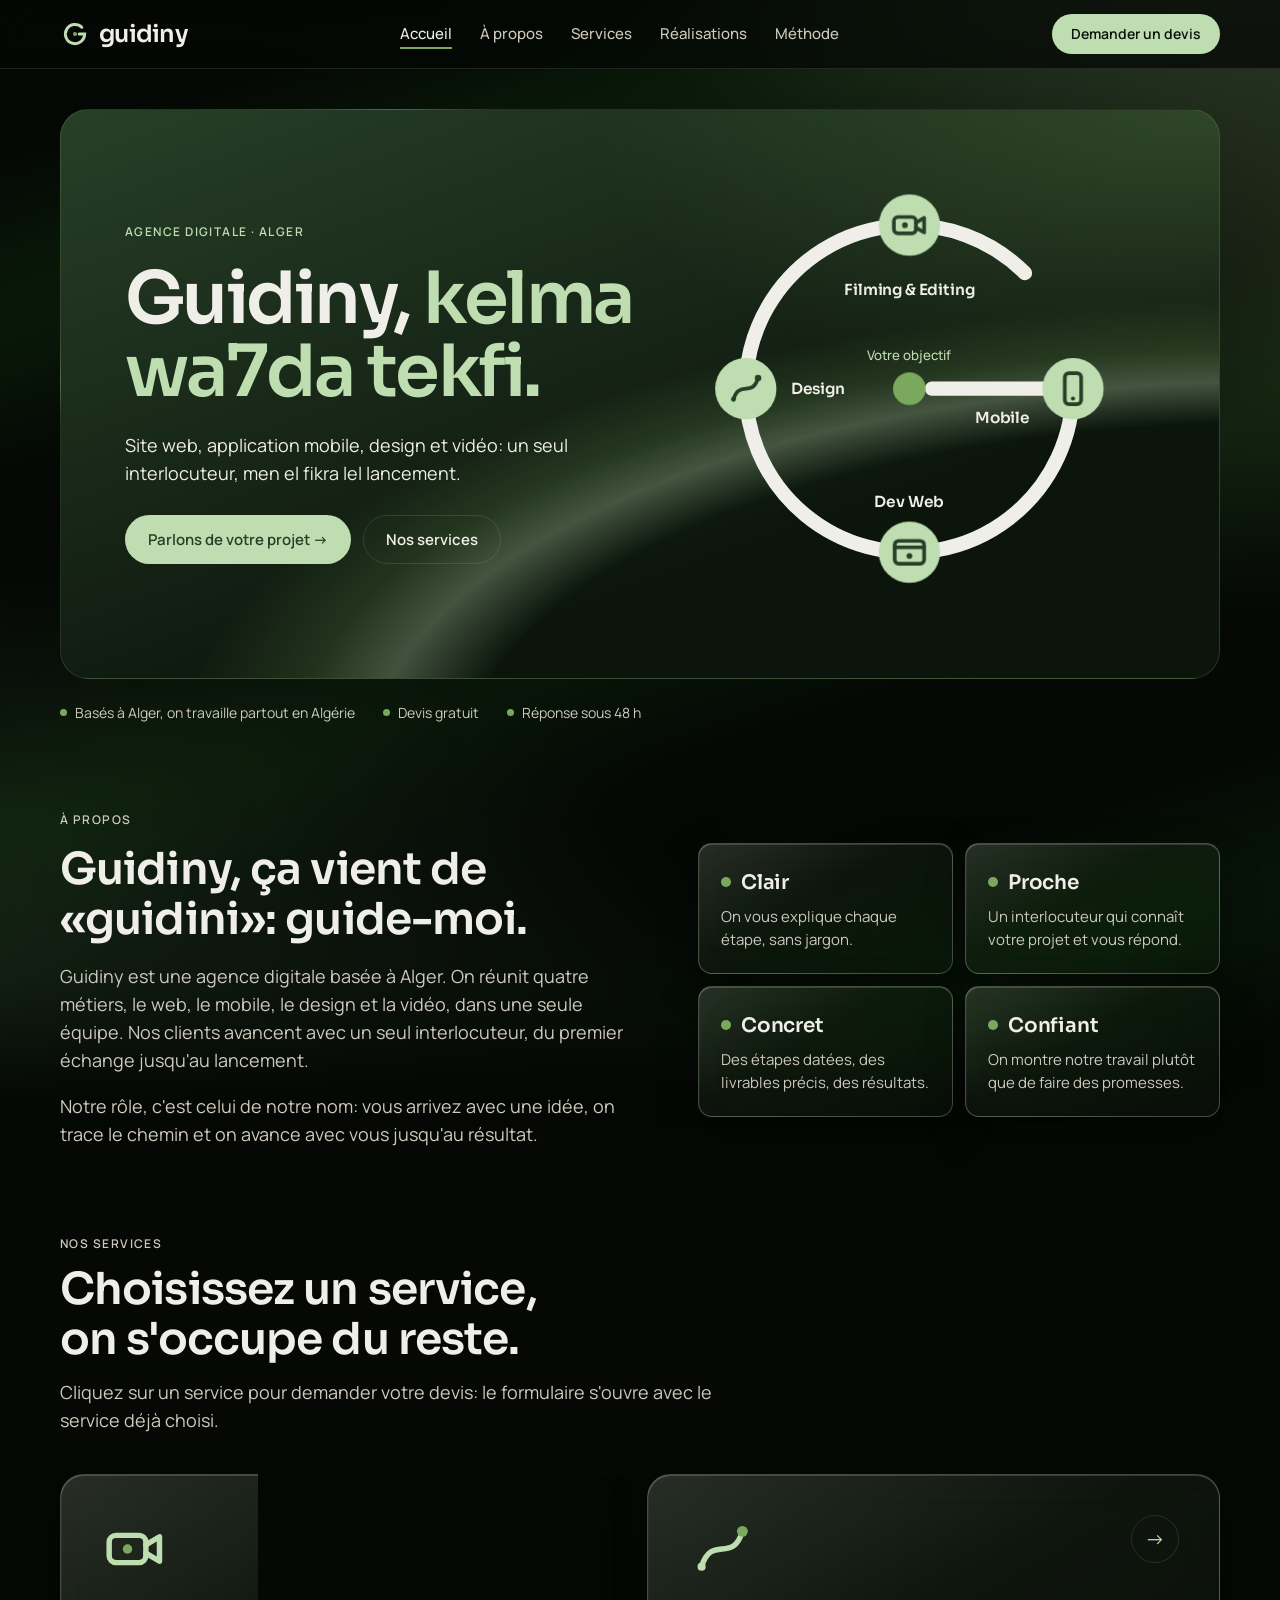
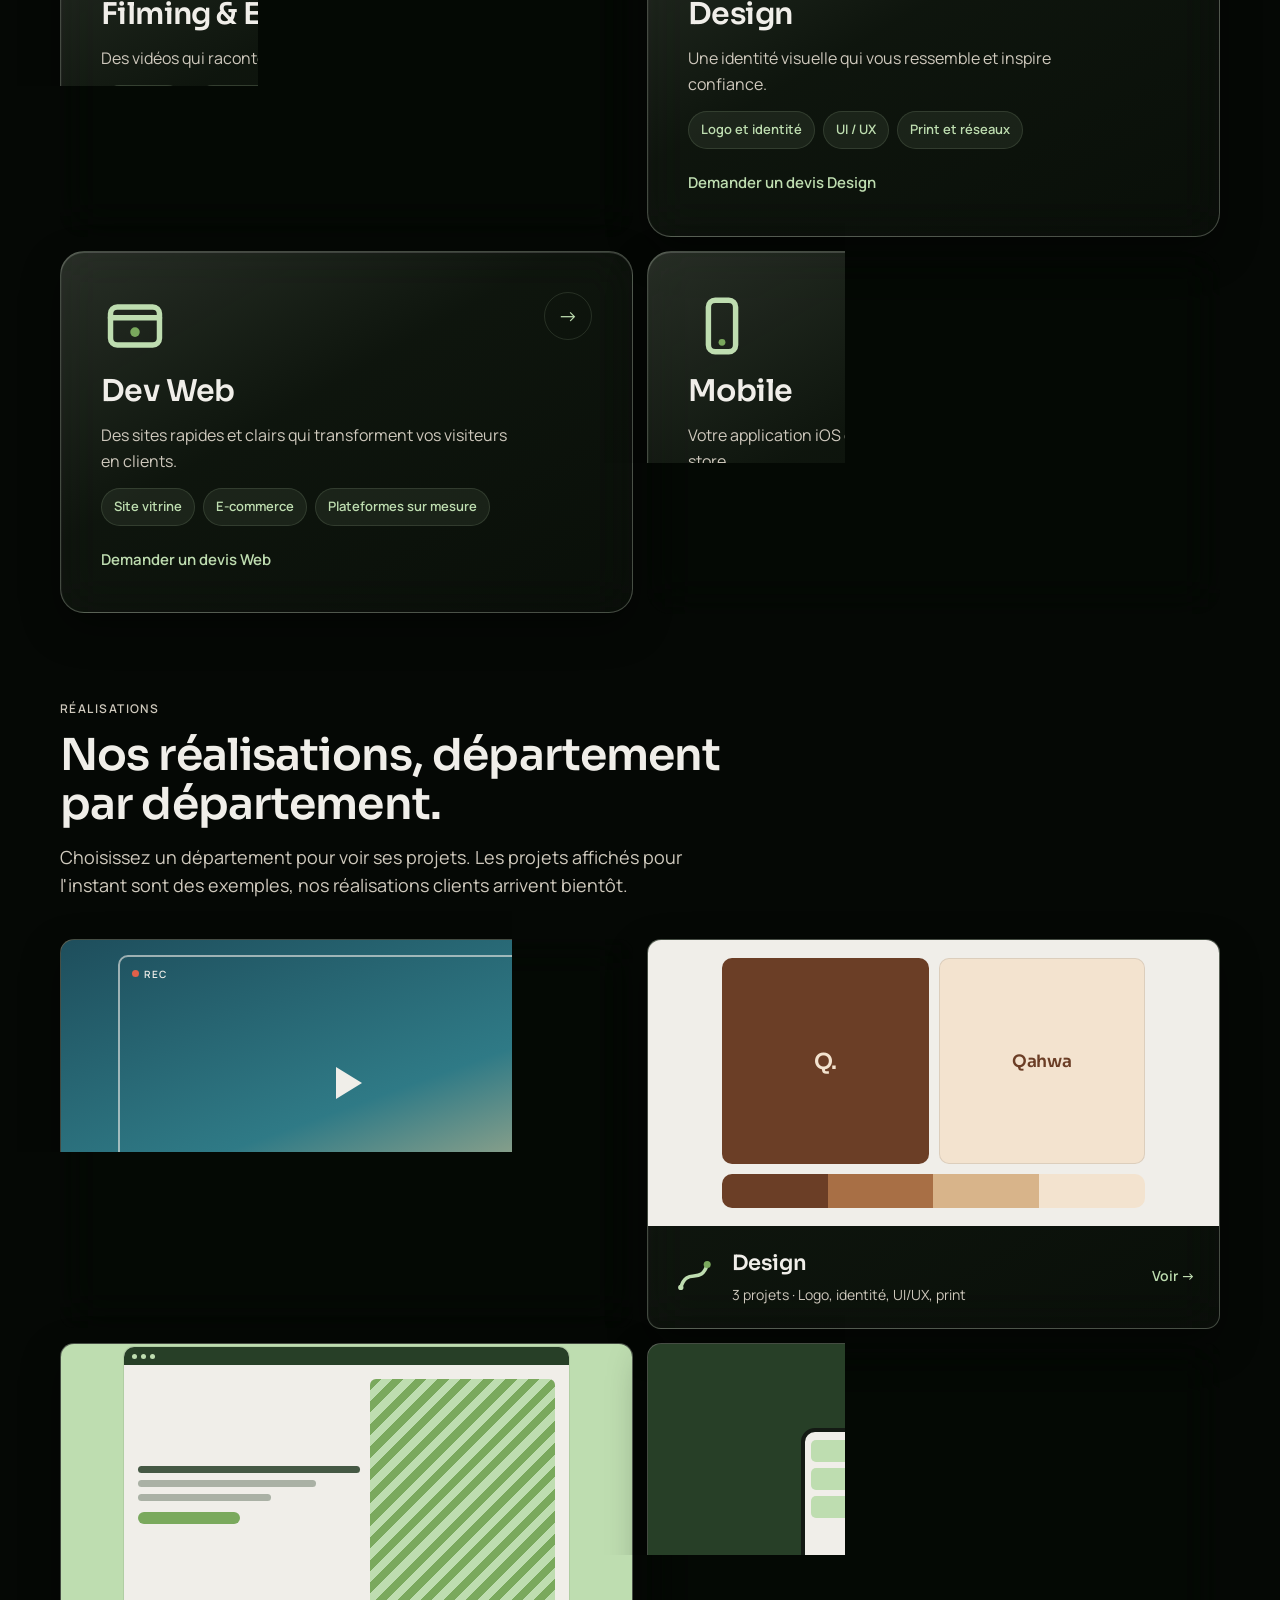
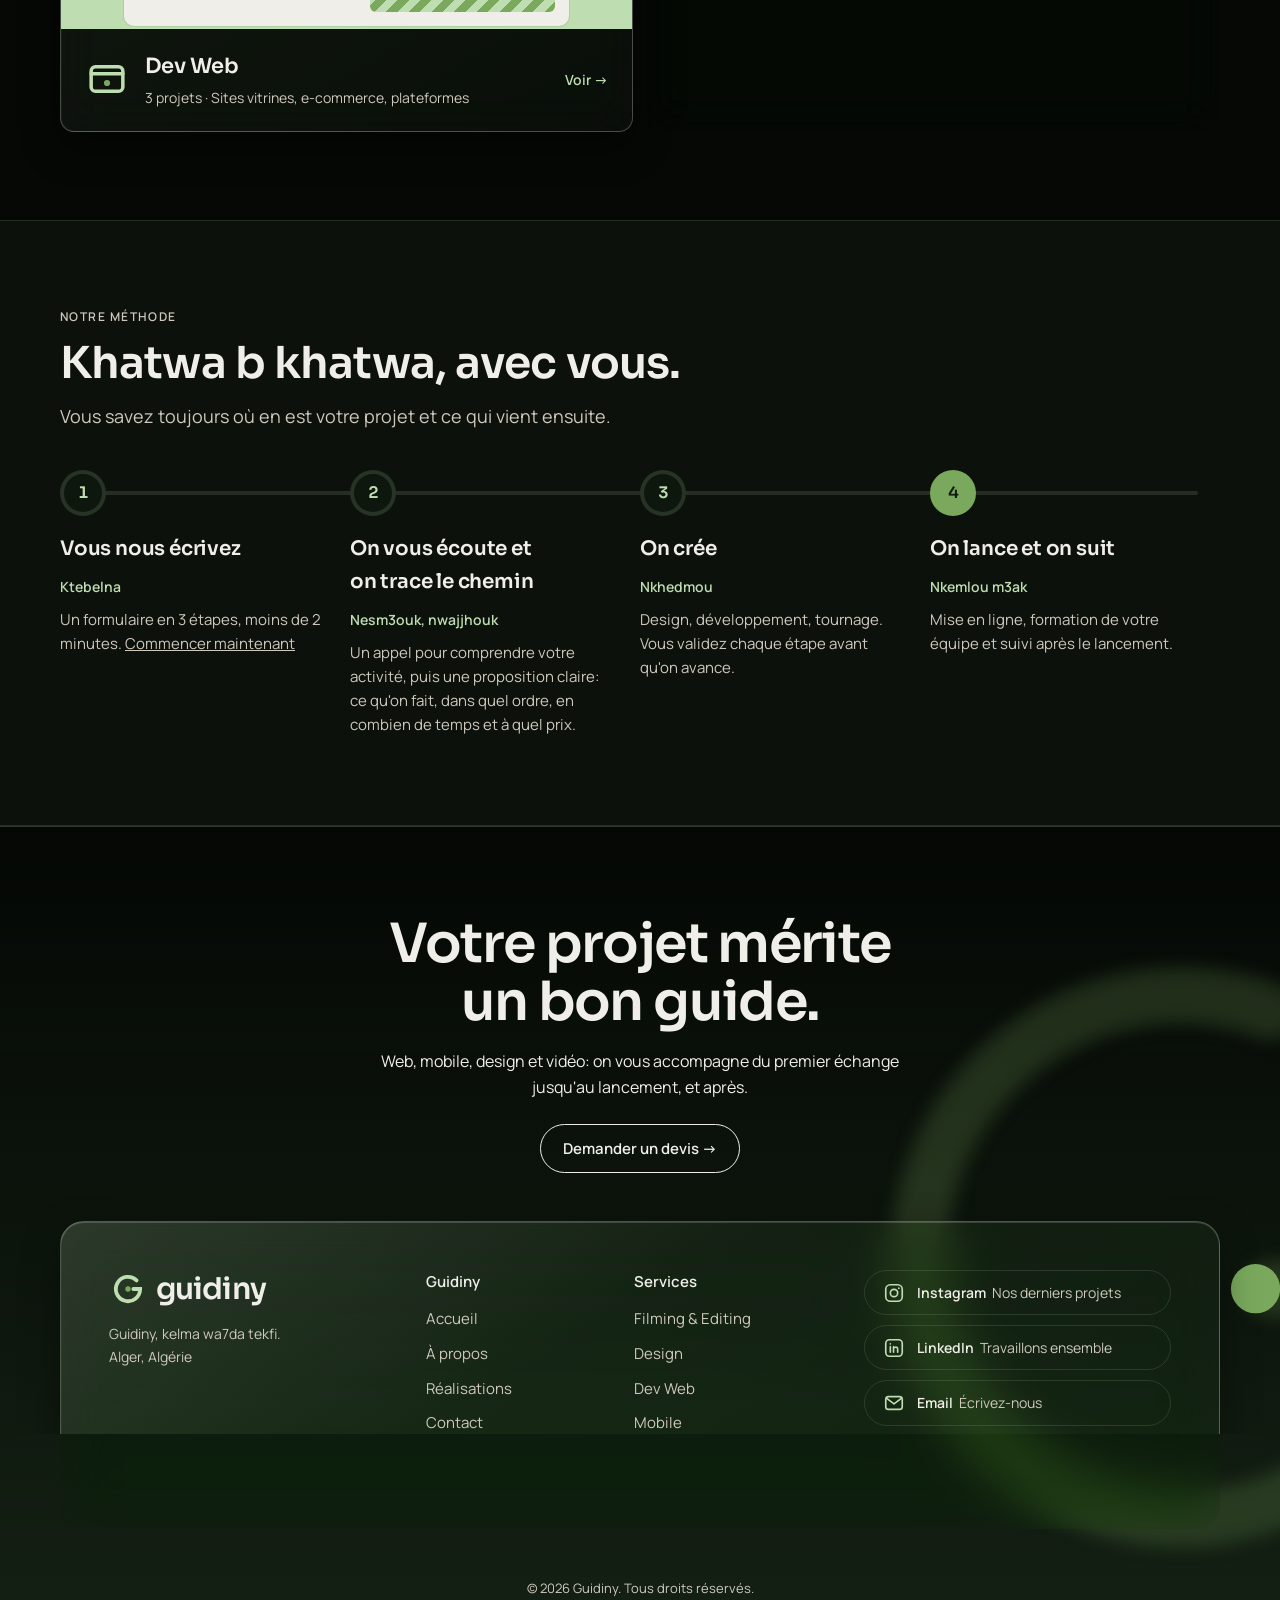
<file: index.html>
<!doctype html>
<html lang="fr">
<head>
<meta charset="utf-8">
<meta name="viewport" content="width=device-width, initial-scale=1, viewport-fit=cover">
<title>Guidiny · Agence digitale à Alger</title>
<meta name="description" content="Guidiny, agence digitale à Alger: sites web, applications mobiles, design et vidéo. Guidiny, kelma wa7da tekfi.">
<link rel="icon" href="favicon.svg" type="image/svg+xml">
<link rel="preconnect" href="https://fonts.googleapis.com">
<link rel="preconnect" href="https://fonts.gstatic.com" crossorigin>
<link rel="stylesheet" href="https://fonts.googleapis.com/css2?family=Manrope:wght@400;500;600;700&family=Sora:wght@500;600&display=swap">
<link rel="stylesheet" href="styles.css">
</head>
<body>

<svg width="0" height="0" style="position:absolute" aria-hidden="true">
  <defs>
    <symbol id="mark" viewBox="0 0 100 100"><path class="mark-stroke" d="M72.6 27.4 A32 32 0 1 0 82 50 L64 50"/><circle class="mark-dot" cx="50" cy="50" r="7"/></symbol>
  </defs>
</svg>

<header class="nav full-bleed">
  <div class="wrap">
    <a class="logo" href="index.html" aria-label="Guidiny, accueil"><svg><use href="#mark"/></svg>guidiny</a>
    <ul>
      <li><a href="index.html" aria-current="page">Accueil</a></li>
      <li><a href="#a-propos">À propos</a></li>
      <li><a href="#services">Services</a></li>
      <li><a href="#realisations">Réalisations</a></li>
      <li><a href="#methode">Méthode</a></li>
    </ul>
    <a class="btn btn-primary" href="devis.html">Demander un devis</a>
  </div>
</header>

<main id="top">
  <!-- HERO -->
  <div class="wrap hero">
    <div class="hero-panel panel-brand on-brand">
      <div class="hero-copy">
        <span class="label">Agence digitale · Alger</span>
        <h1>Guidiny, <em>kelma wa7da tekfi.</em></h1>
        <p>Site web, application mobile, design et vidéo: un seul interlocuteur, men el fikra lel lancement.</p>
        <div class="hero-ctas">
          <a class="btn btn-primary" href="devis.html">Parlons de votre projet →</a>
          <a class="btn btn-secondary" href="#services">Nos services</a>
        </div>
      </div>
      <div class="hero-map">
        <svg viewBox="0 0 480 430" role="img" aria-label="Le chemin Guidiny: Filming &amp; Editing, Design, Dev Web et Mobile mènent à votre objectif">
          <path class="route-ghost" d="M353.1 96.9 A160 160 0 1 0 400 210 L262 210"/>
          <path class="route" pathLength="100" d="M353.1 96.9 A160 160 0 1 0 400 210 L262 210"/>
          <circle class="goal" cx="240" cy="210" r="16"/>
          <text class="goal-label" x="240" y="182" text-anchor="middle">Votre objectif</text>

          <g class="stop" style="animation-delay:.55s">
            <circle cx="240" cy="50" r="30"/>
            <g transform="translate(220 30) scale(.4)"><rect class="ic" x="12" y="30" width="54" height="40" rx="10"/><path class="ic" d="M66 44 L86 32 V68 L66 56"/><circle class="icd" cx="39" cy="50" r="7"/></g>
          </g>
          <text class="stop-label" x="240" y="118" text-anchor="middle">Filming &amp; Editing</text>

          <g class="stop" style="animation-delay:1s">
            <circle cx="80" cy="210" r="30"/>
            <g transform="translate(60 190) scale(.4)"><path class="ic" d="M20 76 C34 28 66 72 80 24"/><circle class="icd" cx="20" cy="76" r="6"/><circle class="icd" cx="80" cy="24" r="8"/></g>
          </g>
          <text class="stop-label" x="124" y="215" text-anchor="start">Design</text>

          <g class="stop" style="animation-delay:1.45s">
            <circle cx="240" cy="370" r="30"/>
            <g transform="translate(220 350) scale(.4)"><rect class="ic" x="14" y="22" width="72" height="56" rx="10"/><path class="ic" d="M14 38 H86"/><circle class="icd" cx="50" cy="59" r="7"/></g>
          </g>
          <text class="stop-label" x="240" y="326" text-anchor="middle">Dev Web</text>

          <g class="stop" style="animation-delay:1.85s">
            <circle cx="400" cy="210" r="30"/>
            <g transform="translate(380 190) scale(.4)"><rect class="ic" x="30" y="12" width="40" height="76" rx="10"/><circle class="icd" cx="50" cy="74" r="5"/></g>
          </g>
          <text class="stop-label" x="358" y="244" text-anchor="end">Mobile</text>
        </svg>
      </div>
    </div>
    <div class="trust">
      <span>Basés à Alger, on travaille partout en Algérie</span>
      <span>Devis gratuit</span>
      <span>Réponse sous 48 h</span>
    </div>
  </div>

  <!-- ABOUT -->
  <section id="a-propos">
    <div class="wrap about">
      <div class="about-copy">
        <span class="label">À propos</span>
        <h2>Guidiny, ça vient de «guidini»: guide-moi.</h2>
        <p class="lead">Guidiny est une agence digitale basée à Alger. On réunit quatre métiers, le web, le mobile, le design et la vidéo, dans une seule équipe. Nos clients avancent avec un seul interlocuteur, du premier échange jusqu'au lancement.</p>
        <p class="lead">Notre rôle, c'est celui de notre nom: vous arrivez avec une idée, on trace le chemin et on avance avec vous jusqu'au résultat.</p>
      </div>
      <div class="values">
        <div class="value card-raised"><h3>Clair</h3><p>On vous explique chaque étape, sans jargon.</p></div>
        <div class="value card-raised"><h3>Proche</h3><p>Un interlocuteur qui connaît votre projet et vous répond.</p></div>
        <div class="value card-raised"><h3>Concret</h3><p>Des étapes datées, des livrables précis, des résultats.</p></div>
        <div class="value card-raised"><h3>Confiant</h3><p>On montre notre travail plutôt que de faire des promesses.</p></div>
      </div>
    </div>
  </section>

  <!-- SERVICES -->
  <section id="services">
    <div class="wrap">
      <div class="sec-head">
        <span class="label">Nos services</span>
        <h2>Choisissez un service, on s'occupe du reste.</h2>
        <p class="lead">Cliquez sur un service pour demander votre devis: le formulaire s'ouvre avec le service déjà choisi.</p>
      </div>
      <div class="svc-grid">
        <a class="svc-big card-raised" href="devis.html#devis-video">
          <div class="svc-top"><svg viewBox="0 0 100 100" aria-hidden="true"><rect class="i-s" x="12" y="30" width="54" height="40" rx="10"/><path class="i-s" d="M66 44 L86 32 V68 L66 56"/><circle class="i-d" cx="39" cy="50" r="7"/></svg><span class="svc-arrow" aria-hidden="true">→</span></div>
          <h3>Filming &amp; Editing</h3>
          <p>Des vidéos qui racontent votre activité et font réagir.</p>
          <ul><li class="chip">Tournage</li><li class="chip">Montage et motion</li><li class="chip">Reels</li></ul>
          <span class="svc-go">Demander un devis Vidéo</span>
        </a>
        <a class="svc-big card-raised" href="devis.html#devis-design">
          <div class="svc-top"><svg viewBox="0 0 100 100" aria-hidden="true"><path class="i-s" d="M20 76 C34 28 66 72 80 24"/><circle class="i-k" cx="20" cy="76" r="6"/><circle class="i-d" cx="80" cy="24" r="8"/></svg><span class="svc-arrow" aria-hidden="true">→</span></div>
          <h3>Design</h3>
          <p>Une identité visuelle qui vous ressemble et inspire confiance.</p>
          <ul><li class="chip">Logo et identité</li><li class="chip">UI / UX</li><li class="chip">Print et réseaux</li></ul>
          <span class="svc-go">Demander un devis Design</span>
        </a>
        <a class="svc-big card-raised" href="devis.html#devis-web">
          <div class="svc-top"><svg viewBox="0 0 100 100" aria-hidden="true"><rect class="i-s" x="14" y="22" width="72" height="56" rx="10"/><path class="i-s" d="M14 38 H86"/><circle class="i-d" cx="50" cy="59" r="7"/></svg><span class="svc-arrow" aria-hidden="true">→</span></div>
          <h3>Dev Web</h3>
          <p>Des sites rapides et clairs qui transforment vos visiteurs en clients.</p>
          <ul><li class="chip">Site vitrine</li><li class="chip">E-commerce</li><li class="chip">Plateformes sur mesure</li></ul>
          <span class="svc-go">Demander un devis Web</span>
        </a>
        <a class="svc-big card-raised" href="devis.html#devis-mobile">
          <div class="svc-top"><svg viewBox="0 0 100 100" aria-hidden="true"><rect class="i-s" x="30" y="12" width="40" height="76" rx="10"/><circle class="i-d" cx="50" cy="74" r="5"/></svg><span class="svc-arrow" aria-hidden="true">→</span></div>
          <h3>Mobile</h3>
          <p>Votre application iOS et Android, de la maquette jusqu'au store.</p>
          <ul><li class="chip">iOS et Android</li><li class="chip">Prototypes</li><li class="chip">Publication sur les stores</li></ul>
          <span class="svc-go">Demander un devis Mobile</span>
        </a>
      </div>
    </div>
  </section>

  <!-- WORK -->
  <section id="realisations">
    <div class="wrap">
      <div class="sec-head">
        <span class="label">Réalisations</span>
        <h2>Nos réalisations, département par département.</h2>
        <p class="lead">Choisissez un département pour voir ses projets. Les projets affichés pour l'instant sont des exemples, nos réalisations clients arrivent bientôt.</p>
      </div>
      <div class="depts">
        <a class="dept-tile card-raised" href="video.html">
          <div class="case-visual mk mk-film" style="--a:#1E4E5C;--b:#2F7A86;--c:#E6C78F" aria-hidden="true"><div class="film"><span class="rec">REC</span><span class="tl"></span></div></div>
          <div class="dept-tile-body"><svg viewBox="0 0 100 100" aria-hidden="true"><rect class="i-s" x="12" y="30" width="54" height="40" rx="10"/><path class="i-s" d="M66 44 L86 32 V68 L66 56"/><circle class="i-d" cx="39" cy="50" r="7"/></svg><div><h3>Filming &amp; Editing</h3><p>3 projets · Tournage, montage, reels</p></div><span class="go">Voir →</span></div>
        </a>
        <a class="dept-tile card-raised" href="design.html">
          <div class="case-visual mk" style="--bg:#F0EEE9;--a:#6B3E26;--b:#D8B48A;--c:#A86F45;--d:#F3E3CF" aria-hidden="true"><div class="brandboard"><div class="bb bb1">Q.</div><div class="bb bb2">Qahwa</div><div class="bb bb3"></div></div></div>
          <div class="dept-tile-body"><svg viewBox="0 0 100 100" aria-hidden="true"><path class="i-s" d="M20 76 C34 28 66 72 80 24"/><circle class="i-k" cx="20" cy="76" r="6"/><circle class="i-d" cx="80" cy="24" r="8"/></svg><div><h3>Design</h3><p>3 projets · Logo, identité, UI/UX, print</p></div><span class="go">Voir →</span></div>
        </a>
        <a class="dept-tile card-raised" href="web.html">
          <div class="case-visual mk" aria-hidden="true"><div class="browser"><div class="bar"><i></i><i></i><i></i></div><div class="pg "><div class="mk-copy"><div class="ln"></div><div class="ln m"></div><div class="ln s"></div><div class="btn-mk"></div></div><div class="ph"></div></div></div></div>
          <div class="dept-tile-body"><svg viewBox="0 0 100 100" aria-hidden="true"><rect class="i-s" x="14" y="22" width="72" height="56" rx="10"/><path class="i-s" d="M14 38 H86"/><circle class="i-d" cx="50" cy="59" r="7"/></svg><div><h3>Dev Web</h3><p>3 projets · Sites vitrines, e-commerce, plateformes</p></div><span class="go">Voir →</span></div>
        </a>
        <a class="dept-tile card-raised" href="mobile.html">
          <div class="case-visual mk" style="--bg:var(--forest)" aria-hidden="true"><div class="phones"><div class="phone"><div class="card"></div><div class="card"></div><div class="card"></div></div><div class="phone"><div class="card big"></div><div class="card"></div><div class="cta"></div></div><div class="phone"><div class="card"></div><div class="card big"></div></div></div></div>
          <div class="dept-tile-body"><svg viewBox="0 0 100 100" aria-hidden="true"><rect class="i-s" x="30" y="12" width="40" height="76" rx="10"/><circle class="i-d" cx="50" cy="74" r="5"/></svg><div><h3>Mobile</h3><p>3 projets · Applications iOS et Android</p></div><span class="go">Voir →</span></div>
        </a>
      </div>
    </div>
  </section>

  <!-- METHOD -->
  <section id="methode" class="band full-bleed">
    <div class="wrap">
      <div class="sec-head">
        <span class="label">Notre méthode</span>
        <h2>Khatwa b khatwa, avec vous.</h2>
        <p class="lead">Vous savez toujours où en est votre projet et ce qui vient ensuite.</p>
      </div>
      <ol class="steps">
        <li class="step"><span class="n">1</span><h3>Vous nous écrivez</h3><span class="dz">Ktebelna</span><p>Un formulaire en 3 étapes, moins de 2 minutes. <a href="devis.html">Commencer maintenant</a></p></li>
        <li class="step"><span class="n">2</span><h3>On vous écoute et on trace le chemin</h3><span class="dz">Nesm3ouk, nwajjhouk</span><p>Un appel pour comprendre votre activité, puis une proposition claire: ce qu'on fait, dans quel ordre, en combien de temps et à quel prix.</p></li>
        <li class="step"><span class="n">3</span><h3>On crée</h3><span class="dz">Nkhedmou</span><p>Design, développement, tournage. Vous validez chaque étape avant qu'on avance.</p></li>
        <li class="step"><span class="n">4</span><h3>On lance et on suit</h3><span class="dz">Nkemlou m3ak</span><p>Mise en ligne, formation de votre équipe et suivi après le lancement.</p></li>
      </ol>
    </div>
  </section>
</main>

<footer class="site-foot full-bleed">
  <svg class="foot-arcs" viewBox="0 0 1200 520" preserveAspectRatio="xMidYMid slice" aria-hidden="true">
    <path d="M1010 120 A170 170 0 1 0 1120 300 L1010 300"/>
    <path d="M-60 420 A150 150 0 0 1 150 300"/>
    <circle cx="1000" cy="300" r="16"/>
  </svg>
  <div class="wrap closing">
    <h2>Votre projet mérite un bon guide.</h2>
    <p>Web, mobile, design et vidéo: on vous accompagne du premier échange jusqu'au lancement, et après.</p>
    <a class="btn btn-ghost-light" href="devis.html">Demander un devis →</a>
  </div>
  <div class="wrap">
    <div class="foot-card">
      <div class="foot-brand">
        <a class="logo" href="index.html"><svg><use href="#mark"/></svg>guidiny</a>
        <p>Guidiny, kelma wa7da tekfi.<br>Alger, Algérie</p>
      </div>
      <nav aria-label="Guidiny">
        <b>Guidiny</b>
        <a href="index.html">Accueil</a>
        <a href="index.html#a-propos">À propos</a>
        <a href="index.html#realisations">Réalisations</a>
        <a href="devis.html">Contact</a>
      </nav>
      <nav aria-label="Services">
        <b>Services</b>
        <a href="video.html">Filming &amp; Editing</a>
        <a href="design.html">Design</a>
        <a href="web.html">Dev Web</a>
        <a href="mobile.html">Mobile</a>
      </nav>
      <div class="socials">
        <a class="soc" href="https://www.instagram.com/youba.hmz/" target="_blank" rel="noopener"><svg viewBox="0 0 24 24" aria-hidden="true"><rect x="3" y="3" width="18" height="18" rx="5"/><circle cx="12" cy="12" r="4"/><circle cx="17.3" cy="6.7" r="1" class="g-f"/></svg><span><b>Instagram</b>Nos derniers projets</span></a>
        <a class="soc" href="https://www.linkedin.com/in/youba-hamza-9bba46397" target="_blank" rel="noopener"><svg viewBox="0 0 24 24" aria-hidden="true"><rect x="3" y="3" width="18" height="18" rx="4"/><path d="M8 10.5 V16.5 M8 7.5 V7.6 M11.5 16.5 V10.5 M11.5 13 C11.5 11 16 10 16 13 V16.5"/></svg><span><b>LinkedIn</b>Travaillons ensemble</span></a>
        <a class="soc" href="mailto:Youbah885@gmail.com"><svg viewBox="0 0 24 24" aria-hidden="true"><rect x="3" y="5" width="18" height="14" rx="3"/><path d="M4 7 L12 13 L20 7"/></svg><span><b>Email</b>Écrivez-nous</span></a>
        <a class="soc" href="https://www.tiktok.com/@youba.hmz" target="_blank" rel="noopener"><svg viewBox="0 0 24 24" aria-hidden="true"><path d="M14 3 V15.5 A3.5 3.5 0 1 1 10.5 12 M14 3 C14.5 5.8 16.6 7.5 19 7.6"/></svg><span><b>TikTok</b>Chouf les coulisses</span></a>
      </div>
    </div>
  </div>
  <p class="copy">© 2026 Guidiny. Tous droits réservés.</p>
</footer>
<script src="main.js" defer></script>
</body>
</html>
</file>
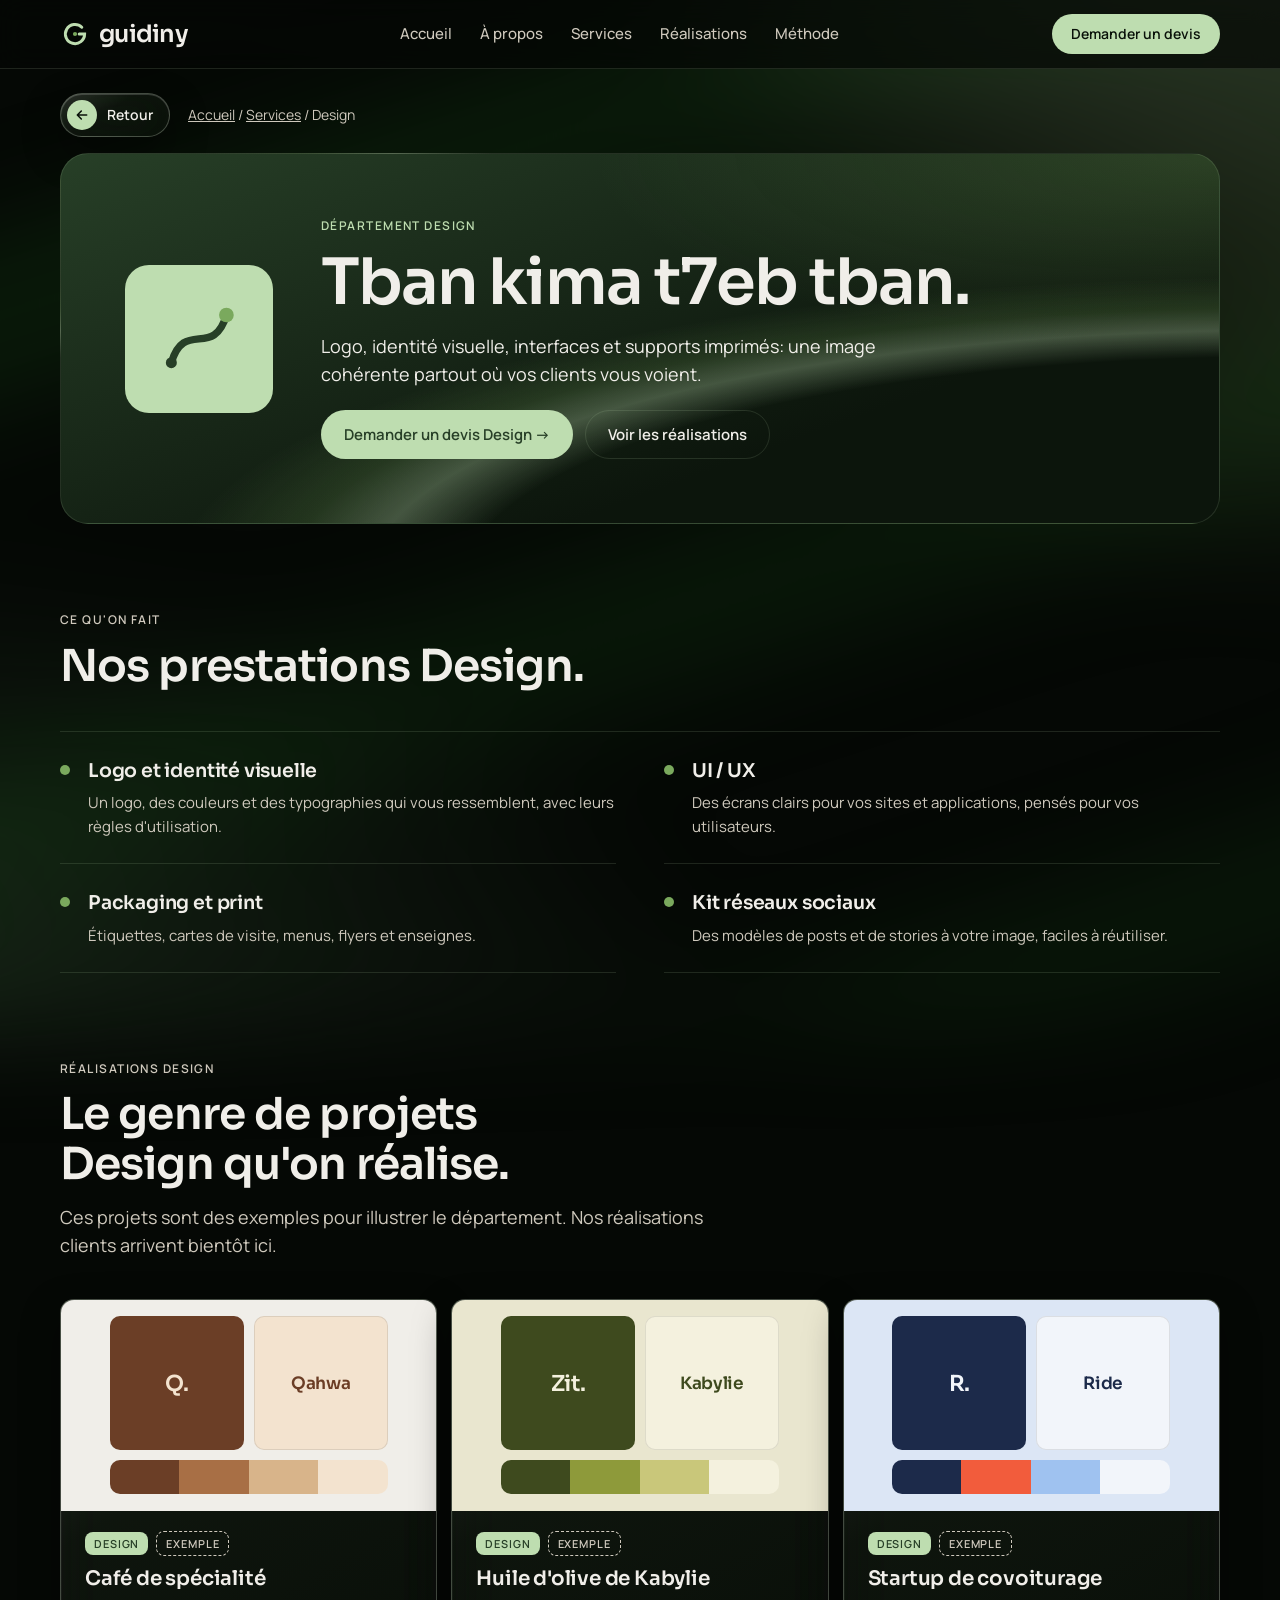
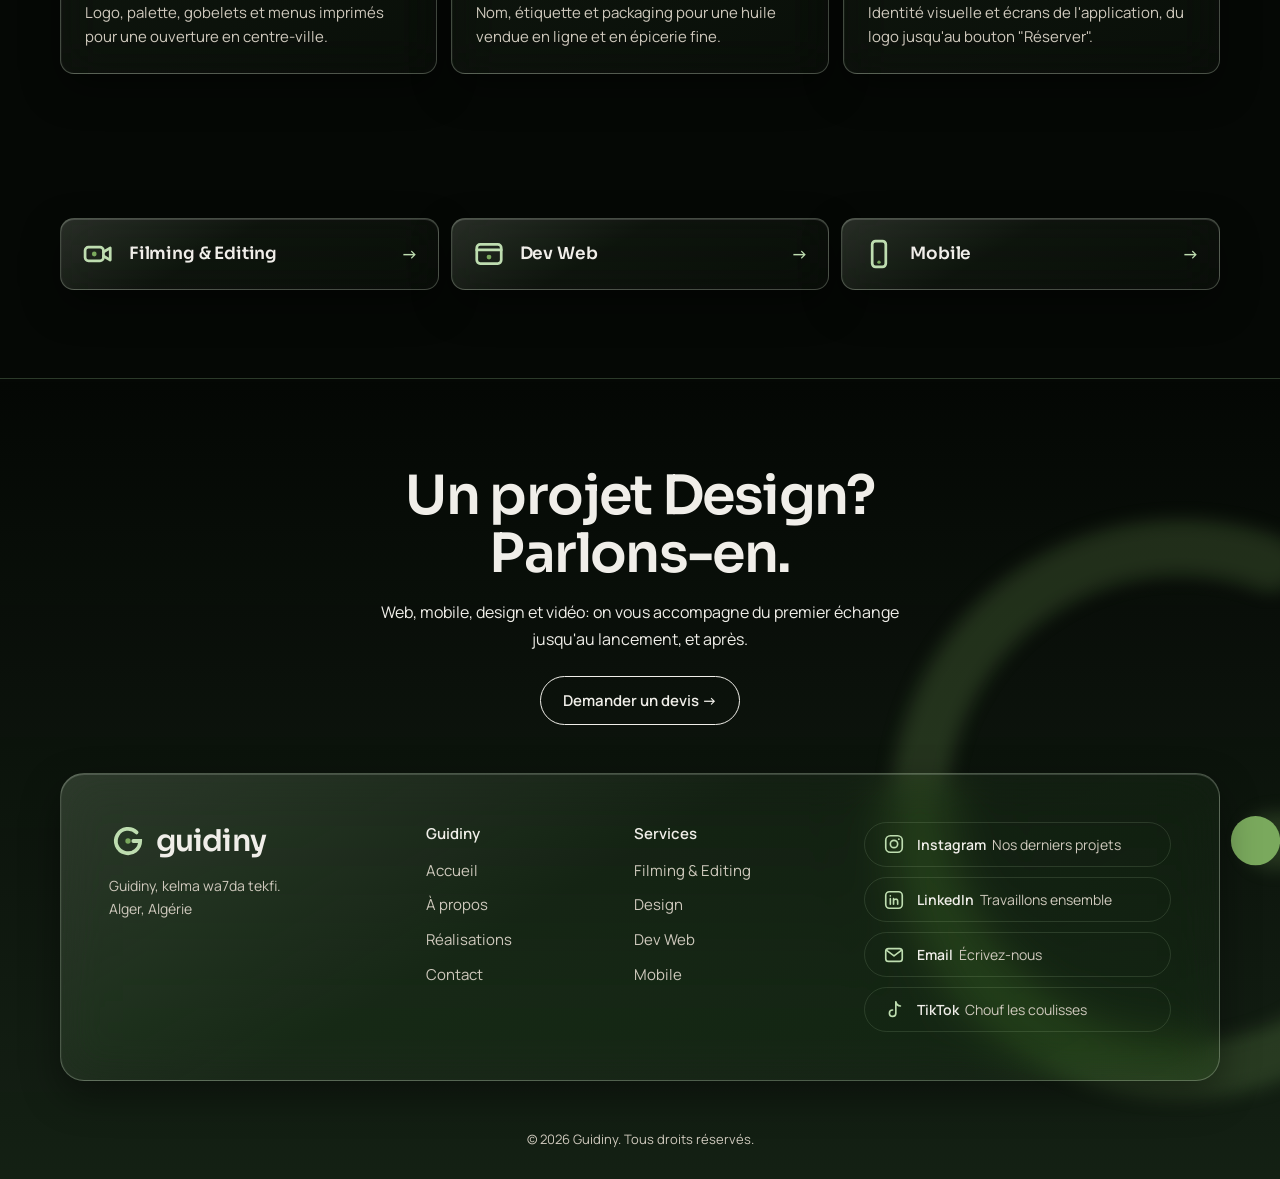
<file: design.html>
<!doctype html>
<html lang="fr">
<head>
<meta charset="utf-8">
<meta name="viewport" content="width=device-width, initial-scale=1, viewport-fit=cover">
<title>Design · Guidiny</title>
<meta name="description" content="Département Design de Guidiny, agence digitale à Alger: logo, identité, ui/ux, print.">
<link rel="icon" href="favicon.svg" type="image/svg+xml">
<link rel="preconnect" href="https://fonts.googleapis.com">
<link rel="preconnect" href="https://fonts.gstatic.com" crossorigin>
<link rel="stylesheet" href="https://fonts.googleapis.com/css2?family=Manrope:wght@400;500;600;700&family=Sora:wght@500;600&display=swap">
<link rel="stylesheet" href="styles.css">
</head>
<body>

<svg width="0" height="0" style="position:absolute" aria-hidden="true">
  <defs>
    <symbol id="mark" viewBox="0 0 100 100"><path class="mark-stroke" d="M72.6 27.4 A32 32 0 1 0 82 50 L64 50"/><circle class="mark-dot" cx="50" cy="50" r="7"/></symbol>
  </defs>
</svg>

<header class="nav full-bleed">
  <div class="wrap">
    <a class="logo" href="index.html" aria-label="Guidiny, accueil"><svg><use href="#mark"/></svg>guidiny</a>
    <ul>
      <li><a href="index.html">Accueil</a></li>
      <li><a href="index.html#a-propos">À propos</a></li>
      <li><a href="index.html#services">Services</a></li>
      <li><a href="index.html#realisations">Réalisations</a></li>
      <li><a href="index.html#methode">Méthode</a></li>
    </ul>
    <a class="btn btn-primary" href="devis.html">Demander un devis</a>
  </div>
</header>

<main>
  <div class="wrap">
    <div class="page-top"><a class="back" href="index.html#realisations" data-back><svg viewBox="0 0 24 24" aria-hidden="true"><path d="M19 12H6M11 6l-6 6 6 6"/></svg><span>Retour</span></a><nav class="crumbs" aria-label="Fil d'Ariane"><a href="index.html">Accueil</a> / <a href="index.html#services">Services</a> / Design</nav></div>
    <div class="dept-hero panel-brand">
      <div class="badge"><svg viewBox="0 0 100 100" aria-hidden="true"><path class="i-s" d="M20 76 C34 28 66 72 80 24"/><circle class="i-k" cx="20" cy="76" r="6"/><circle class="i-d" cx="80" cy="24" r="8"/></svg></div>
      <div class="dept-hero-copy on-brand">
        <span class="label">Département Design</span>
        <h1>Tban kima t7eb tban.</h1>
        <p>Logo, identité visuelle, interfaces et supports imprimés: une image cohérente partout où vos clients vous voient.</p>
        <div class="hero-ctas">
          <a class="btn btn-primary" href="devis.html#devis-design">Demander un devis Design →</a>
          <a class="btn btn-secondary" href="#realisations">Voir les réalisations</a>
        </div>
      </div>
    </div>
  </div>

  <section id="offres">
    <div class="wrap">
      <div class="sec-head">
        <span class="label">Ce qu'on fait</span>
        <h2>Nos prestations Design.</h2>
      </div>
      <div class="offers">
        <div class="offer"><h3>Logo et identité visuelle</h3><p>Un logo, des couleurs et des typographies qui vous ressemblent, avec leurs règles d'utilisation.</p></div>
        <div class="offer"><h3>UI / UX</h3><p>Des écrans clairs pour vos sites et applications, pensés pour vos utilisateurs.</p></div>
        <div class="offer"><h3>Packaging et print</h3><p>Étiquettes, cartes de visite, menus, flyers et enseignes.</p></div>
        <div class="offer"><h3>Kit réseaux sociaux</h3><p>Des modèles de posts et de stories à votre image, faciles à réutiliser.</p></div>
      </div>
    </div>
  </section>

  <section id="realisations">
    <div class="wrap">
      <div class="sec-head">
        <span class="label">Réalisations Design</span>
        <h2>Le genre de projets Design qu'on réalise.</h2>
        <p class="lead">Ces projets sont des exemples pour illustrer le département. Nos réalisations clients arrivent bientôt ici.</p>
      </div>
      <div class="work work-3">
        <article class="case card-raised">
          <div class="case-visual mk" style="--bg:#F0EEE9;--a:#6B3E26;--b:#D8B48A;--c:#A86F45;--d:#F3E3CF" aria-hidden="true"><div class="brandboard"><div class="bb bb1">Q.</div><div class="bb bb2">Qahwa</div><div class="bb bb3"></div></div></div>
          <div class="case-body">
            <div class="case-meta"><span class="tag">Design</span><span class="tag tag-ex">Exemple</span></div>
            <h3>Café de spécialité</h3>
            <p>Logo, palette, gobelets et menus imprimés pour une ouverture en centre-ville.</p>
          </div>
        </article>
        <article class="case card-raised">
          <div class="case-visual mk" style="--bg:#E9E6CF;--a:#3E4A1E;--b:#C9C77A;--c:#8E9A3A;--d:#F4F1DE" aria-hidden="true"><div class="brandboard"><div class="bb bb1">Zit.</div><div class="bb bb2">Kabylie</div><div class="bb bb3"></div></div></div>
          <div class="case-body">
            <div class="case-meta"><span class="tag">Design</span><span class="tag tag-ex">Exemple</span></div>
            <h3>Huile d'olive de Kabylie</h3>
            <p>Nom, étiquette et packaging pour une huile vendue en ligne et en épicerie fine.</p>
          </div>
        </article>
        <article class="case card-raised">
          <div class="case-visual mk" style="--bg:#DCE6F5;--a:#1C2A4A;--b:#9FC2F0;--c:#F25C3C;--d:#F2F5FA" aria-hidden="true"><div class="brandboard"><div class="bb bb1">R.</div><div class="bb bb2">Ride</div><div class="bb bb3"></div></div></div>
          <div class="case-body">
            <div class="case-meta"><span class="tag">Design</span><span class="tag tag-ex">Exemple</span></div>
            <h3>Startup de covoiturage</h3>
            <p>Identité visuelle et écrans de l'application, du logo jusqu'au bouton "Réserver".</p>
          </div>
        </article>
      </div>
    </div>
  </section>

  <section>
    <div class="wrap">
      <div class="sec-head"><span class="label">Les autres départements</span></div>
      <div class="others">
        <a class="other card-raised" href="video.html"><svg viewBox="0 0 100 100" aria-hidden="true"><rect class="i-s" x="12" y="30" width="54" height="40" rx="10"/><path class="i-s" d="M66 44 L86 32 V68 L66 56"/><circle class="i-d" cx="39" cy="50" r="7"/></svg>Filming &amp; Editing<span>→</span></a>
        <a class="other card-raised" href="web.html"><svg viewBox="0 0 100 100" aria-hidden="true"><rect class="i-s" x="14" y="22" width="72" height="56" rx="10"/><path class="i-s" d="M14 38 H86"/><circle class="i-d" cx="50" cy="59" r="7"/></svg>Dev Web<span>→</span></a>
        <a class="other card-raised" href="mobile.html"><svg viewBox="0 0 100 100" aria-hidden="true"><rect class="i-s" x="30" y="12" width="40" height="76" rx="10"/><circle class="i-d" cx="50" cy="74" r="5"/></svg>Mobile<span>→</span></a>
      </div>
    </div>
  </section>

</main>

<footer class="site-foot full-bleed">
  <svg class="foot-arcs" viewBox="0 0 1200 520" preserveAspectRatio="xMidYMid slice" aria-hidden="true">
    <path d="M1010 120 A170 170 0 1 0 1120 300 L1010 300"/>
    <path d="M-60 420 A150 150 0 0 1 150 300"/>
    <circle cx="1000" cy="300" r="16"/>
  </svg>
  <div class="wrap closing">
    <h2>Un projet Design? Parlons-en.</h2>
    <p>Web, mobile, design et vidéo: on vous accompagne du premier échange jusqu'au lancement, et après.</p>
    <a class="btn btn-ghost-light" href="devis.html#devis-design">Demander un devis →</a>
  </div>
  <div class="wrap">
    <div class="foot-card">
      <div class="foot-brand">
        <a class="logo" href="index.html"><svg><use href="#mark"/></svg>guidiny</a>
        <p>Guidiny, kelma wa7da tekfi.<br>Alger, Algérie</p>
      </div>
      <nav aria-label="Guidiny">
        <b>Guidiny</b>
        <a href="index.html">Accueil</a>
        <a href="index.html#a-propos">À propos</a>
        <a href="index.html#realisations">Réalisations</a>
        <a href="devis.html">Contact</a>
      </nav>
      <nav aria-label="Services">
        <b>Services</b>
        <a href="video.html">Filming &amp; Editing</a>
        <a href="design.html">Design</a>
        <a href="web.html">Dev Web</a>
        <a href="mobile.html">Mobile</a>
      </nav>
      <div class="socials">
        <a class="soc" href="https://www.instagram.com/youba.hmz/" target="_blank" rel="noopener"><svg viewBox="0 0 24 24" aria-hidden="true"><rect x="3" y="3" width="18" height="18" rx="5"/><circle cx="12" cy="12" r="4"/><circle cx="17.3" cy="6.7" r="1" class="g-f"/></svg><span><b>Instagram</b>Nos derniers projets</span></a>
        <a class="soc" href="https://www.linkedin.com/in/youba-hamza-9bba46397" target="_blank" rel="noopener"><svg viewBox="0 0 24 24" aria-hidden="true"><rect x="3" y="3" width="18" height="18" rx="4"/><path d="M8 10.5 V16.5 M8 7.5 V7.6 M11.5 16.5 V10.5 M11.5 13 C11.5 11 16 10 16 13 V16.5"/></svg><span><b>LinkedIn</b>Travaillons ensemble</span></a>
        <a class="soc" href="mailto:Youbah885@gmail.com"><svg viewBox="0 0 24 24" aria-hidden="true"><rect x="3" y="5" width="18" height="14" rx="3"/><path d="M4 7 L12 13 L20 7"/></svg><span><b>Email</b>Écrivez-nous</span></a>
        <a class="soc" href="https://www.tiktok.com/@youba.hmz" target="_blank" rel="noopener"><svg viewBox="0 0 24 24" aria-hidden="true"><path d="M14 3 V15.5 A3.5 3.5 0 1 1 10.5 12 M14 3 C14.5 5.8 16.6 7.5 19 7.6"/></svg><span><b>TikTok</b>Chouf les coulisses</span></a>
      </div>
    </div>
  </div>
  <p class="copy">© 2026 Guidiny. Tous droits réservés.</p>
</footer>
<script src="main.js" defer></script>
</body>
</html>
</file>
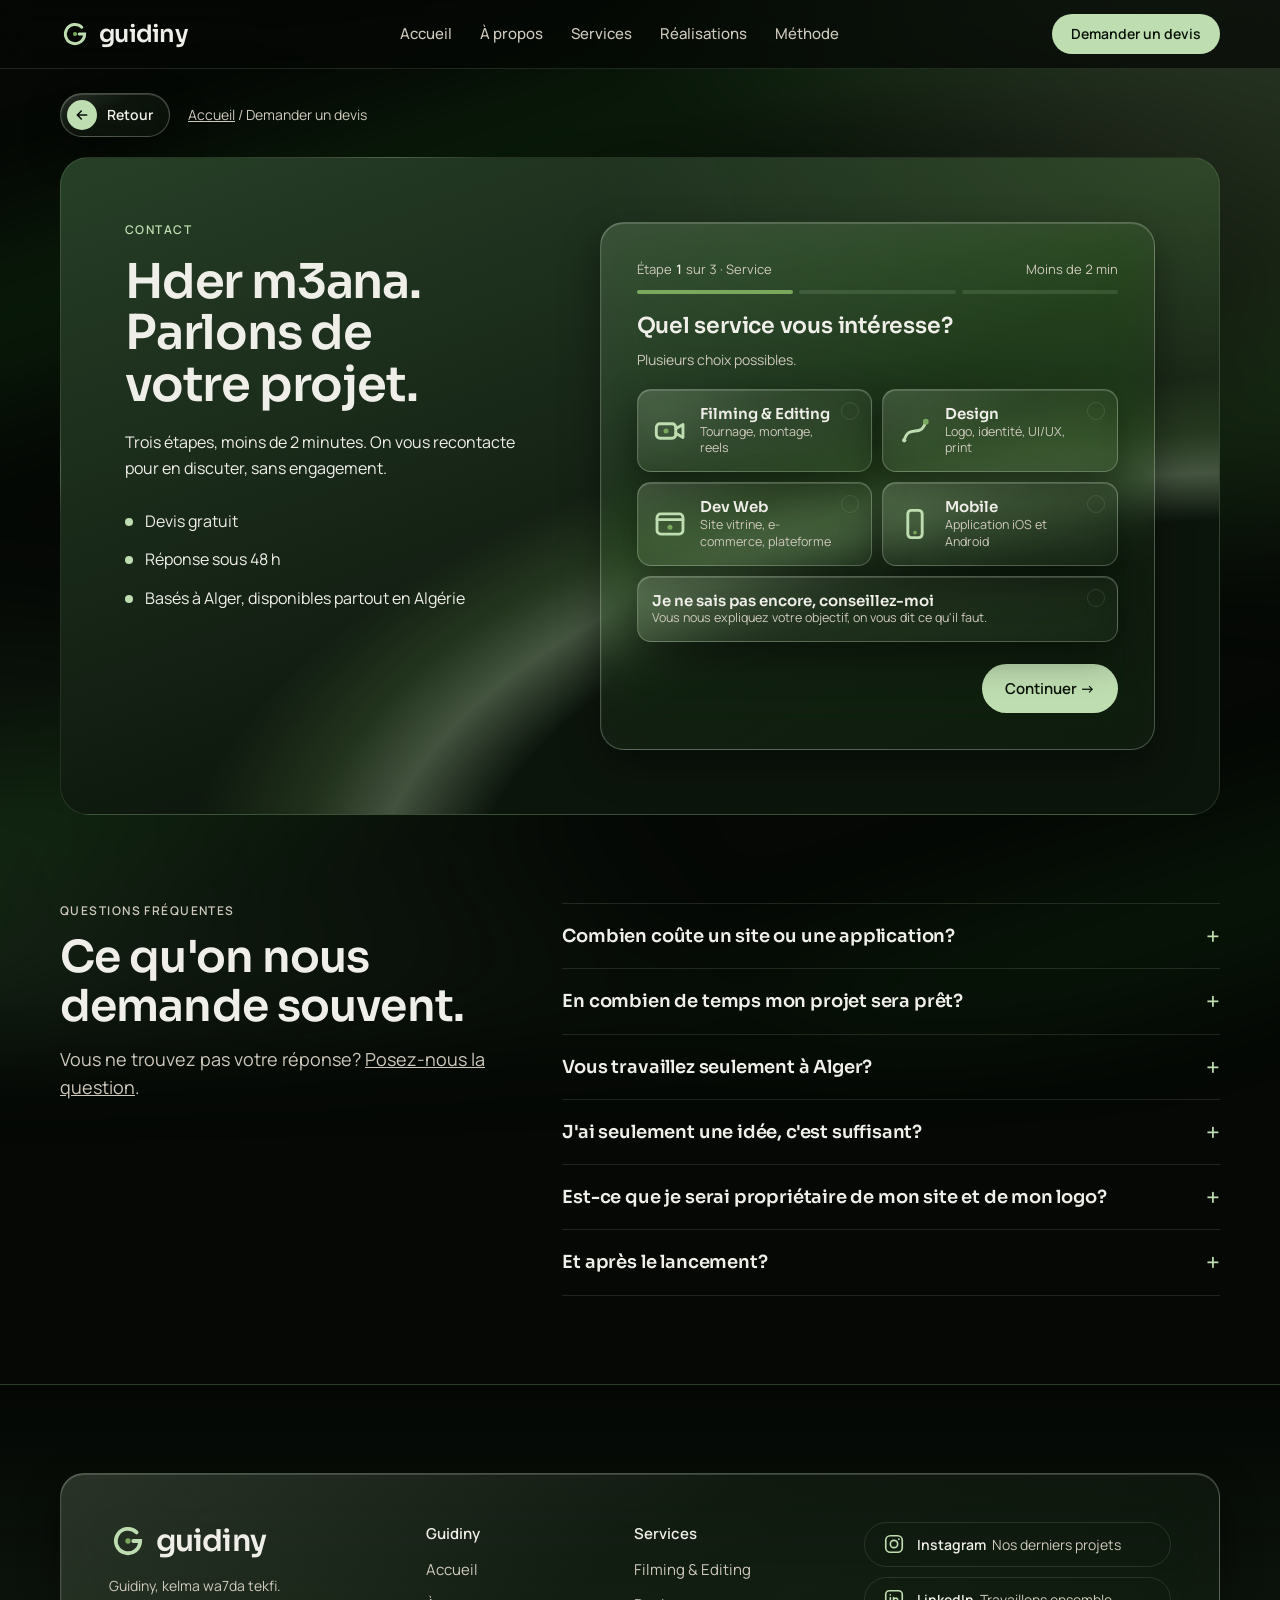
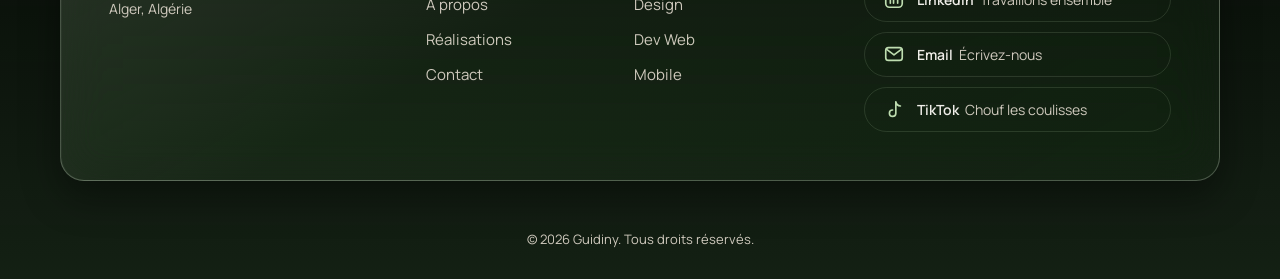
<file: devis.html>
<!doctype html>
<html lang="fr">
<head>
<meta charset="utf-8">
<meta name="viewport" content="width=device-width, initial-scale=1, viewport-fit=cover">
<title>Demander un devis · Guidiny</title>
<meta name="description" content="Demandez votre devis Guidiny en moins de 2 minutes: web, mobile, design ou vidéo. Agence digitale à Alger.">
<link rel="icon" href="favicon.svg" type="image/svg+xml">
<link rel="preconnect" href="https://fonts.googleapis.com">
<link rel="preconnect" href="https://fonts.gstatic.com" crossorigin>
<link rel="stylesheet" href="https://fonts.googleapis.com/css2?family=Manrope:wght@400;500;600;700&family=Sora:wght@500;600&display=swap">
<link rel="stylesheet" href="styles.css">
</head>
<body>

<svg width="0" height="0" style="position:absolute" aria-hidden="true">
  <defs>
    <symbol id="mark" viewBox="0 0 100 100"><path class="mark-stroke" d="M72.6 27.4 A32 32 0 1 0 82 50 L64 50"/><circle class="mark-dot" cx="50" cy="50" r="7"/></symbol>
  </defs>
</svg>

<header class="nav full-bleed">
  <div class="wrap">
    <a class="logo" href="index.html" aria-label="Guidiny, accueil"><svg><use href="#mark"/></svg>guidiny</a>
    <ul>
      <li><a href="index.html">Accueil</a></li>
      <li><a href="index.html#a-propos">À propos</a></li>
      <li><a href="index.html#services">Services</a></li>
      <li><a href="index.html#realisations">Réalisations</a></li>
      <li><a href="index.html#methode">Méthode</a></li>
    </ul>
    <a class="btn btn-primary" href="devis.html" aria-current="page">Demander un devis</a>
  </div>
</header>

<main>
  <div class="wrap"><div class="page-top"><a class="back" href="index.html#services" data-back><svg viewBox="0 0 24 24" aria-hidden="true"><path d="M19 12H6M11 6l-6 6 6 6"/></svg><span>Retour</span></a><nav class="crumbs" aria-label="Fil d'Ariane"><a href="index.html">Accueil</a> / Demander un devis</nav></div></div>
  <!-- CONTACT -->
  <section id="contact">
    <div class="wrap">
      <div class="contact-panel panel-brand on-brand">
        <div class="contact-copy">
          <span class="label">Contact</span>
          <h1>Hder m3ana. Parlons de votre projet.</h1>
          <p>Trois étapes, moins de 2 minutes. On vous recontacte pour en discuter, sans engagement.</p>
          <ul>
            <li>Devis gratuit</li>
            <li>Réponse sous 48 h</li>
            <li>Basés à Alger, disponibles partout en Algérie</li>
          </ul>
        </div>

        <form id="contact-form" novalidate>
          <div class="progress" id="progress">
            <div class="progress-top"><span>Étape <b id="step-num">1</b> sur 3 · <span id="step-name">Service</span></span><span>Moins de 2 min</span></div>
            <div class="bars" aria-hidden="true"><i class="on"></i><i></i><i></i></div>
          </div>

          <!-- Step 1: service -->
          <fieldset class="step-pane" data-name="Service">
            <legend class="step-title" tabindex="-1">Quel service vous intéresse?</legend>
            <p class="step-hint">Plusieurs choix possibles.</p>
            <div class="picks">
              <label class="pick"><input id="f-s-video" type="checkbox" name="services" value="Filming &amp; Editing"><span><svg viewBox="0 0 100 100" aria-hidden="true"><rect class="i-s" x="12" y="30" width="54" height="40" rx="10"/><path class="i-s" d="M66 44 L86 32 V68 L66 56"/><circle class="i-d" cx="39" cy="50" r="7"/></svg><b>Filming &amp; Editing</b><small>Tournage, montage, reels</small></span></label>
              <label class="pick"><input id="f-s-design" type="checkbox" name="services" value="Design"><span><svg viewBox="0 0 100 100" aria-hidden="true"><path class="i-s" d="M20 76 C34 28 66 72 80 24"/><circle class="i-k" cx="20" cy="76" r="6"/><circle class="i-d" cx="80" cy="24" r="8"/></svg><b>Design</b><small>Logo, identité, UI/UX, print</small></span></label>
              <label class="pick"><input id="f-s-web" type="checkbox" name="services" value="Web"><span><svg viewBox="0 0 100 100" aria-hidden="true"><rect class="i-s" x="14" y="22" width="72" height="56" rx="10"/><path class="i-s" d="M14 38 H86"/><circle class="i-d" cx="50" cy="59" r="7"/></svg><b>Dev Web</b><small>Site vitrine, e-commerce, plateforme</small></span></label>
              <label class="pick"><input id="f-s-mobile" type="checkbox" name="services" value="Mobile"><span><svg viewBox="0 0 100 100" aria-hidden="true"><rect class="i-s" x="30" y="12" width="40" height="76" rx="10"/><circle class="i-d" cx="50" cy="74" r="5"/></svg><b>Mobile</b><small>Application iOS et Android</small></span></label>
              <label class="pick pick-wide"><input id="f-s-help" type="checkbox" name="services" value="Conseil"><span><b>Je ne sais pas encore, conseillez-moi</b><small>Vous nous expliquez votre objectif, on vous dit ce qu'il faut.</small></span></label>
            </div>
            <span class="err" id="err-services"></span>
            <div class="step-nav"><span></span><button class="btn btn-primary" type="button" data-next>Continuer →</button></div>
          </fieldset>

          <!-- Step 2: project -->
          <fieldset class="step-pane" data-name="Votre projet" hidden>
            <legend class="step-title" tabindex="-1">Parlez-nous de votre projet</legend>
            <div class="field"><label for="f-message">En quelques mots</label><textarea id="f-message" name="message" placeholder="Ex: j'ai un restaurant à Alger et je veux un site avec le menu et la réservation." required></textarea><span class="err" data-for="f-message"></span></div>
            <div class="row2">
              <div class="field">
                <label for="f-budget">Budget estimé <span class="opt">(optionnel)</span></label>
                <select id="f-budget" name="budget">
                  <option value="">Je ne sais pas encore</option>
                  <option>Moins de 100 000 DA</option>
                  <option>100 000 à 300 000 DA</option>
                  <option>300 000 à 800 000 DA</option>
                  <option>Plus de 800 000 DA</option>
                </select>
              </div>
              <div class="field">
                <label for="f-deadline">Pour quand? <span class="opt">(optionnel)</span></label>
                <select id="f-deadline" name="deadline">
                  <option value="">Pas de date précise</option>
                  <option>Dès que possible</option>
                  <option>Dans le mois</option>
                  <option>Dans 1 à 3 mois</option>
                </select>
              </div>
            </div>
            <div class="step-nav"><button class="btn-back" type="button" data-back>← Retour</button><button class="btn btn-primary" type="button" data-next>Continuer →</button></div>
          </fieldset>

          <!-- Step 3: contact details -->
          <fieldset class="step-pane" data-name="Vos coordonnées" hidden>
            <legend class="step-title" tabindex="-1">Comment vous recontacter?</legend>
            <div class="row2">
              <div class="field"><label for="f-name">Nom et prénom</label><input id="f-name" name="name" type="text" autocomplete="name" required><span class="err" data-for="f-name"></span></div>
              <div class="field"><label for="f-company">Entreprise <span class="opt">(optionnel)</span></label><input id="f-company" name="company" type="text" autocomplete="organization"></div>
            </div>
            <div class="row2">
              <div class="field"><label for="f-phone">Téléphone</label><input id="f-phone" name="phone" type="tel" autocomplete="tel" placeholder="05 XX XX XX XX" required><span class="err" data-for="f-phone"></span></div>
              <div class="field"><label for="f-email">Email <span class="opt">(optionnel)</span></label><input id="f-email" name="email" type="email" autocomplete="email"><span class="err" data-for="f-email"></span></div>
            </div>
            <div class="step-nav"><button class="btn-back" type="button" data-back>← Retour</button><button class="btn btn-primary" type="submit">Envoyer ma demande →</button></div>
            <small class="note">Vos informations servent uniquement à vous recontacter.</small>
            <div id="form-status" role="status" aria-live="polite" hidden></div>
          </fieldset>

          <!-- Sent -->
          <div class="done" id="form-done" hidden>
            <svg viewBox="0 0 100 100" aria-hidden="true"><use href="#mark"/></svg>
            <h3 class="step-title" tabindex="-1">Merci, c'est bien reçu.</h3>
            <p>On étudie votre demande et on vous appelle sous 48 h pour en parler.</p>
            <button class="btn btn-secondary" type="button" id="form-again">Envoyer une autre demande</button>
          </div>
        </form>
      </div>
    </div>
  </section>
  <!-- FAQ -->
  <section id="faq">
    <div class="wrap faq">
      <div class="sec-head">
        <span class="label">Questions fréquentes</span>
        <h2>Ce qu'on nous demande souvent.</h2>
        <p class="lead">Vous ne trouvez pas votre réponse? <a href="#contact">Posez-nous la question</a>.</p>
      </div>
      <div class="faq-list">
        <details>
          <summary>Combien coûte un site ou une application?</summary>
          <p>Ça dépend de ce dont vous avez besoin: un site vitrine et une plateforme sur mesure n'ont pas le même prix. Après l'appel, vous recevez un devis détaillé et gratuit. Vous pouvez aussi indiquer votre budget dans le formulaire, on vous proposera ce qui est possible avec.</p>
        </details>
        <details>
          <summary>En combien de temps mon projet sera prêt?</summary>
          <p>Le délai est fixé dans la proposition, avec une date pour chaque étape. Vous savez dès le départ quand vous validez quoi, et quand le projet est mis en ligne.</p>
        </details>
        <details>
          <summary>Vous travaillez seulement à Alger?</summary>
          <p>Non. On est basés à Alger, mais on travaille avec des clients partout en Algérie. Les échanges se font par appel ou en visio. Pour les tournages, on en discute selon le lieu.</p>
        </details>
        <details>
          <summary>J'ai seulement une idée, c'est suffisant?</summary>
          <p>Oui, 3andek ghir el fikra? C'est justement notre rôle. On vous aide à la préciser, à choisir les bons services et à avancer dans le bon ordre.</p>
        </details>
        <details>
          <summary>Est-ce que je serai propriétaire de mon site et de mon logo?</summary>
          <p>Oui. À la livraison, on vous remet les fichiers sources, les accès et les comptes liés à votre projet.</p>
        </details>
        <details>
          <summary>Et après le lancement?</summary>
          <p>On forme votre équipe pour qu'elle soit autonome, et on reste disponibles pour les corrections, les mises à jour et les nouvelles idées.</p>
        </details>
      </div>
    </div>
  </section>
</main>

<footer class="site-foot full-bleed">
  <svg class="foot-arcs" viewBox="0 0 1200 520" preserveAspectRatio="xMidYMid slice" aria-hidden="true">
    <path d="M1010 120 A170 170 0 1 0 1120 300 L1010 300"/>
    <path d="M-60 420 A150 150 0 0 1 150 300"/>
    <circle cx="1000" cy="300" r="16"/>
  </svg>
  <div class="wrap">
    <div class="foot-card">
      <div class="foot-brand">
        <a class="logo" href="index.html"><svg><use href="#mark"/></svg>guidiny</a>
        <p>Guidiny, kelma wa7da tekfi.<br>Alger, Algérie</p>
      </div>
      <nav aria-label="Guidiny">
        <b>Guidiny</b>
        <a href="index.html">Accueil</a>
        <a href="index.html#a-propos">À propos</a>
        <a href="index.html#realisations">Réalisations</a>
        <a href="devis.html">Contact</a>
      </nav>
      <nav aria-label="Services">
        <b>Services</b>
        <a href="video.html">Filming &amp; Editing</a>
        <a href="design.html">Design</a>
        <a href="web.html">Dev Web</a>
        <a href="mobile.html">Mobile</a>
      </nav>
      <div class="socials">
        <a class="soc" href="https://www.instagram.com/youba.hmz/" target="_blank" rel="noopener"><svg viewBox="0 0 24 24" aria-hidden="true"><rect x="3" y="3" width="18" height="18" rx="5"/><circle cx="12" cy="12" r="4"/><circle cx="17.3" cy="6.7" r="1" class="g-f"/></svg><span><b>Instagram</b>Nos derniers projets</span></a>
        <a class="soc" href="https://www.linkedin.com/in/youba-hamza-9bba46397" target="_blank" rel="noopener"><svg viewBox="0 0 24 24" aria-hidden="true"><rect x="3" y="3" width="18" height="18" rx="4"/><path d="M8 10.5 V16.5 M8 7.5 V7.6 M11.5 16.5 V10.5 M11.5 13 C11.5 11 16 10 16 13 V16.5"/></svg><span><b>LinkedIn</b>Travaillons ensemble</span></a>
        <a class="soc" href="mailto:Youbah885@gmail.com"><svg viewBox="0 0 24 24" aria-hidden="true"><rect x="3" y="5" width="18" height="14" rx="3"/><path d="M4 7 L12 13 L20 7"/></svg><span><b>Email</b>Écrivez-nous</span></a>
        <a class="soc" href="https://www.tiktok.com/@youba.hmz" target="_blank" rel="noopener"><svg viewBox="0 0 24 24" aria-hidden="true"><path d="M14 3 V15.5 A3.5 3.5 0 1 1 10.5 12 M14 3 C14.5 5.8 16.6 7.5 19 7.6"/></svg><span><b>TikTok</b>Chouf les coulisses</span></a>
      </div>
    </div>
  </div>
  <p class="copy">© 2026 Guidiny. Tous droits réservés.</p>
</footer>

<script>
/* Requests go through FormSubmit (formsubmit.co) to the agency mailbox. The first request triggers an activation email that must be confirmed once. */
const FORM_ENDPOINT = "https://formsubmit.co/ajax/Youbah885@gmail.com";

const form = document.getElementById('contact-form');
const panes = [...form.querySelectorAll('.step-pane')];
const bars = [...form.querySelectorAll('.bars i')];
const statusBox = document.getElementById('form-status');
const doneBox = document.getElementById('form-done');
const progress = document.getElementById('progress');
const serviceBoxes = [...form.querySelectorAll('input[name="services"]')];
const helpBox = document.getElementById('f-s-help');
let current = 0;

function showStep(i, focus = true) {
  current = i;
  panes.forEach((p, k) => { p.hidden = k !== i; });
  bars.forEach((b, k) => b.classList.toggle('on', k <= i));
  document.getElementById('step-num').textContent = i + 1;
  document.getElementById('step-name').textContent = panes[i].dataset.name;
  if (focus) panes[i].querySelector('.step-title').focus({ preventScroll: true });
}

function setError(id, msg) {
  const input = document.getElementById(id);
  const out = form.querySelector('[data-for="' + id + '"]');
  input.closest('.field').classList.toggle('invalid', !!msg);
  input.setAttribute('aria-invalid', msg ? 'true' : 'false');
  if (out) out.textContent = msg || '';
}

function report(errors) {
  Object.entries(errors).forEach(([id, msg]) => setError(id, msg));
  const first = Object.keys(errors).find(id => errors[id]);
  if (first) document.getElementById(first).focus();
  return !first;
}

function validateStep(i) {
  const f = form.elements;
  if (i === 0) {
    const ok = serviceBoxes.some(b => b.checked);
    document.getElementById('err-services').textContent = ok ? '' : 'Choisissez au moins une option pour continuer.';
    if (!ok) serviceBoxes[0].focus();
    return ok;
  }
  if (i === 1) {
    return report({ 'f-message': f.message.value.trim().length < 10 ? 'Décrivez votre projet en une ou deux phrases.' : '' });
  }
  const phone = f.phone.value.replace(/[\s.-]/g, '');
  const email = f.email.value.trim();
  return report({
    'f-name': f.name.value.trim().length < 2 ? 'Indiquez votre nom.' : '',
    'f-phone': !/^(\+213|00213|0)[5-7]\d{8}$/.test(phone) ? 'Entrez un numéro mobile algérien, par exemple 05 51 23 45 67.' : '',
    'f-email': email && !/^[^\s@]+@[^\s@]+\.[^\s@]+$/.test(email) ? "Cette adresse email n'est pas valide." : ''
  });
}

function showStatus(text, warn) {
  statusBox.textContent = text;
  statusBox.className = 'status' + (warn ? ' warn' : '');
  statusBox.hidden = false;
}

form.querySelectorAll('[data-next]').forEach(b => b.addEventListener('click', () => {
  if (validateStep(current)) showStep(current + 1);
}));
form.querySelectorAll('[data-back]').forEach(b => b.addEventListener('click', () => showStep(current - 1)));

// "Conseillez-moi" excludes the four services, and the other way round.
serviceBoxes.forEach(b => b.addEventListener('change', () => {
  if (!b.checked) return;
  if (b === helpBox) serviceBoxes.forEach(o => { if (o !== helpBox) o.checked = false; });
  else helpBox.checked = false;
  document.getElementById('err-services').textContent = '';
}));

// Service cards and department pages link to devis.html#devis-<dept>: pre-select that service and open the form at step 2.
const DEVIS = { web: 'Web', mobile: 'Mobile', design: 'Design', video: 'Filming & Editing' };
function openDevisFromHash() {
  const m = /^#devis-(\w+)$/.exec(location.hash);
  if (!m || !DEVIS[m[1]]) return;
  serviceBoxes.forEach(b => { b.checked = b.value === DEVIS[m[1]]; });
  doneBox.hidden = true; progress.hidden = false;
  showStep(1, false);
  document.getElementById('contact').scrollIntoView();
  panes[1].querySelector('.step-title').focus({ preventScroll: true });
}
openDevisFromHash();
window.addEventListener('hashchange', openDevisFromHash);

form.addEventListener('submit', async (e) => {
  e.preventDefault();
  // Enter in a field of steps 1-2 moves forward instead of sending.
  if (current < panes.length - 1) {
    if (validateStep(current)) showStep(current + 1);
    return;
  }
  if (!validateStep(current)) return;
  const data = Object.fromEntries(new FormData(form));
  data.services = serviceBoxes.filter(b => b.checked).map(b => b.value).join(', ');
  data._subject = 'Nouvelle demande de devis Guidiny: ' + (data.name || '');
  data._template = 'table';

  if (!FORM_ENDPOINT) {
    showStatus("Le formulaire n'est pas encore relié à une boîte de réception. Votre demande n'a pas été envoyée.", true);
    return;
  }
  const btn = form.querySelector('button[type="submit"]');
  btn.disabled = true;
  try {
    const res = await fetch(FORM_ENDPOINT, { method: 'POST', headers: { 'Content-Type': 'application/json', 'Accept': 'application/json' }, body: JSON.stringify(data) });
    const out = await res.json().catch(() => ({}));
    if (!res.ok || String(out.success) !== 'true') throw new Error(out.message || res.status);
    form.reset();
    statusBox.hidden = true;
    panes.forEach(p => { p.hidden = true; });
    progress.hidden = true;
    doneBox.hidden = false;
    doneBox.querySelector('.step-title').focus();
  } catch (err) {
    showStatus("L'envoi a échoué. Vérifiez votre connexion et réessayez.", true);
  } finally {
    btn.disabled = false;
  }
});

document.getElementById('form-again').addEventListener('click', () => {
  doneBox.hidden = true;
  progress.hidden = false;
  showStep(0);
});

form.querySelectorAll('input:not([type="checkbox"]), textarea').forEach(el => el.addEventListener('input', () => {
  if (el.closest('.field')?.classList.contains('invalid')) setError(el.id, '');
}));
</script>
<script src="main.js" defer></script>
</body>
</html>
</file>
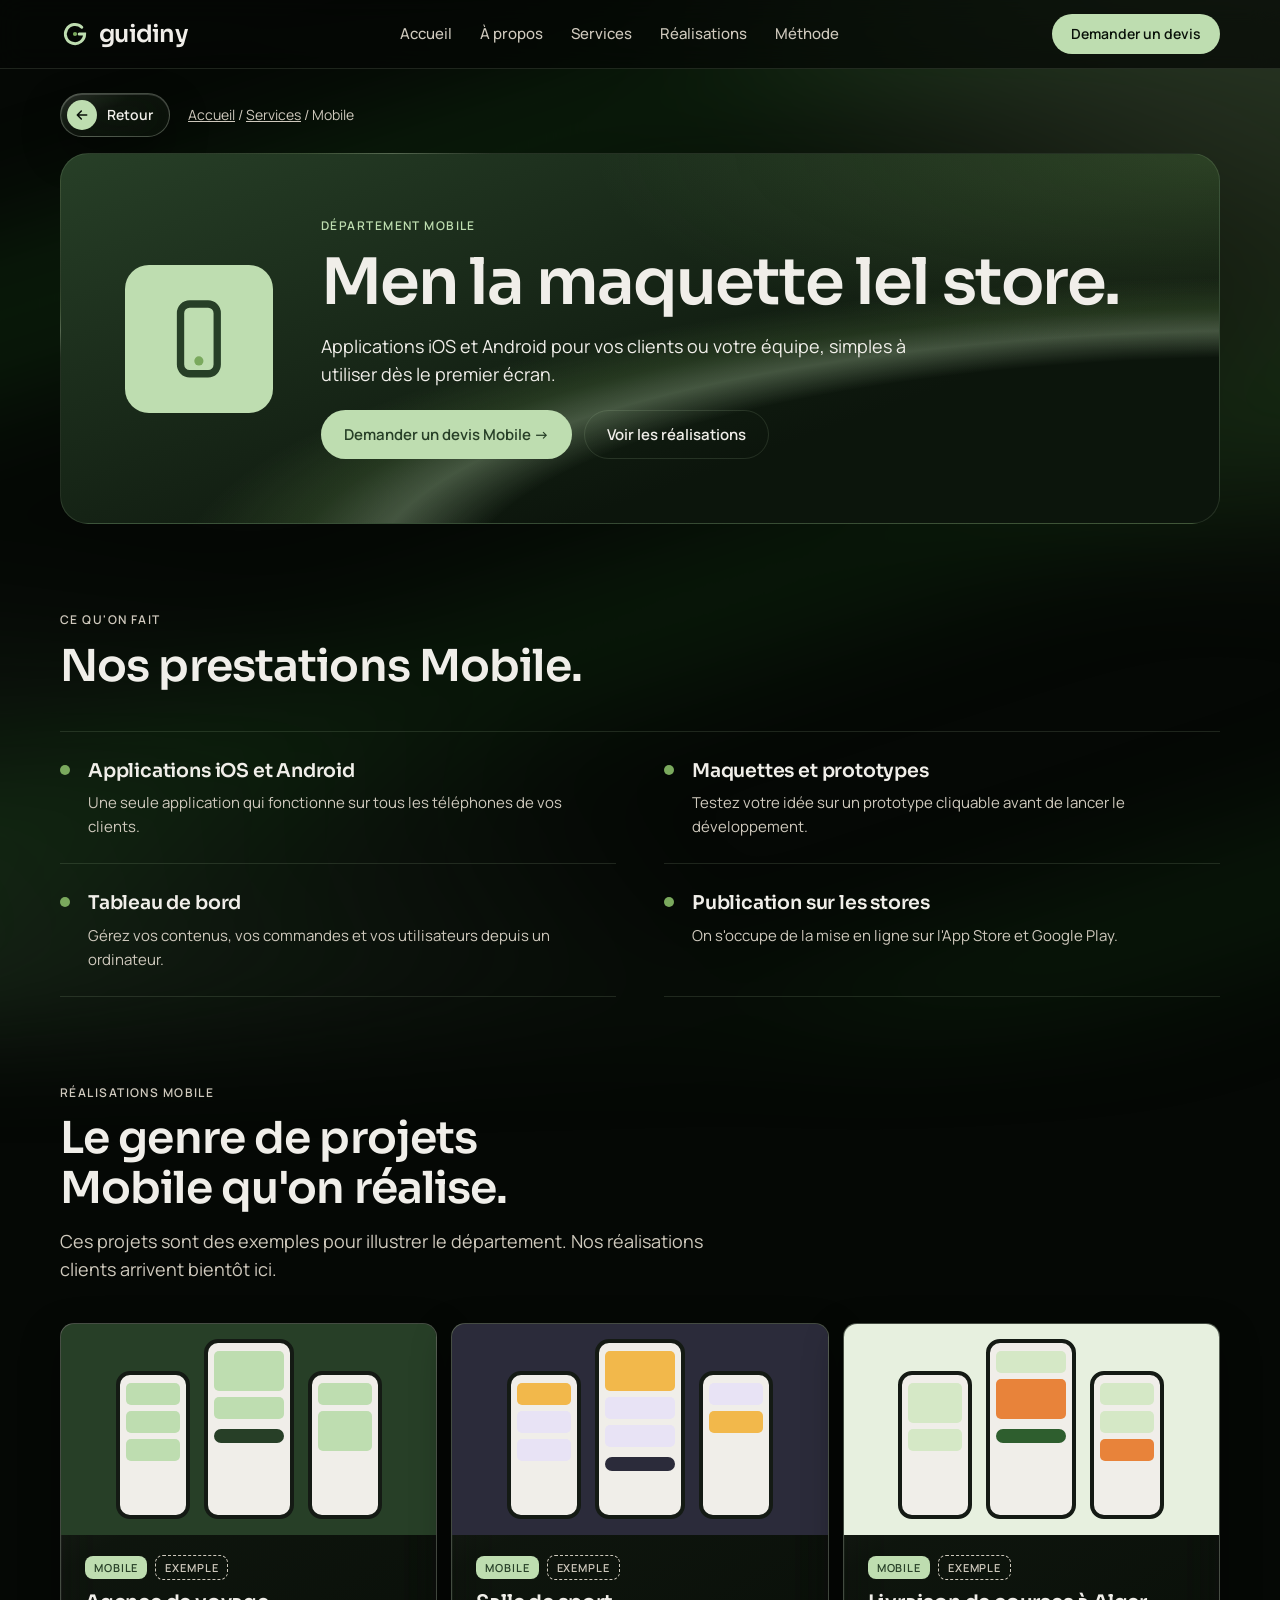
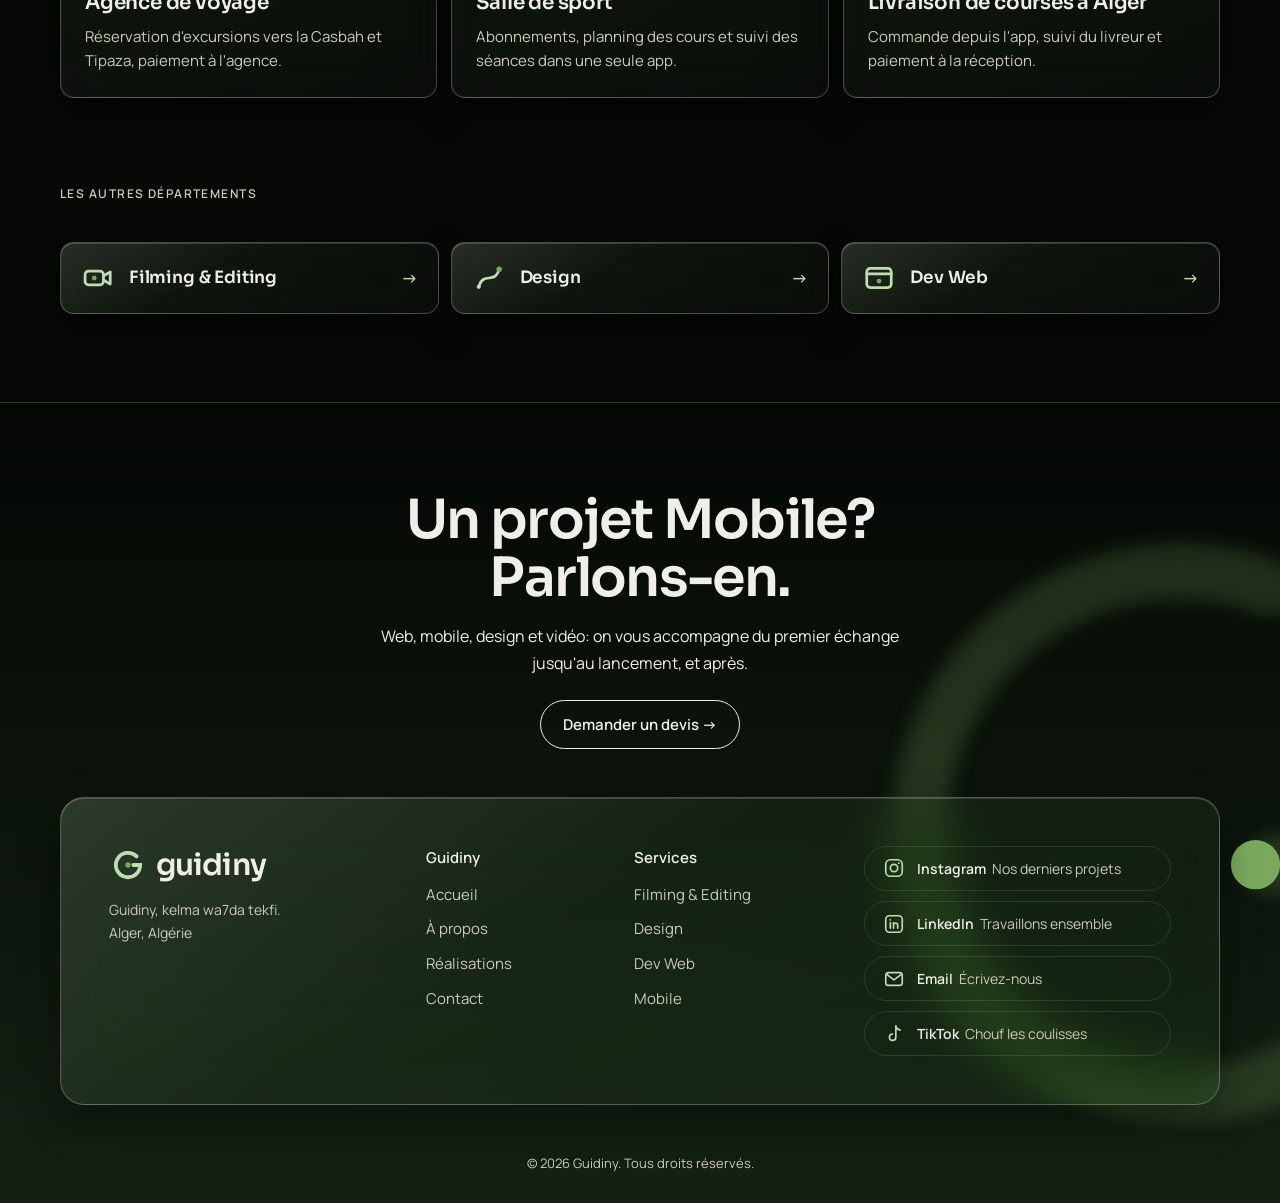
<file: mobile.html>
<!doctype html>
<html lang="fr">
<head>
<meta charset="utf-8">
<meta name="viewport" content="width=device-width, initial-scale=1, viewport-fit=cover">
<title>Mobile · Guidiny</title>
<meta name="description" content="Département Mobile de Guidiny, agence digitale à Alger: applications ios et android.">
<link rel="icon" href="favicon.svg" type="image/svg+xml">
<link rel="preconnect" href="https://fonts.googleapis.com">
<link rel="preconnect" href="https://fonts.gstatic.com" crossorigin>
<link rel="stylesheet" href="https://fonts.googleapis.com/css2?family=Manrope:wght@400;500;600;700&family=Sora:wght@500;600&display=swap">
<link rel="stylesheet" href="styles.css">
</head>
<body>

<svg width="0" height="0" style="position:absolute" aria-hidden="true">
  <defs>
    <symbol id="mark" viewBox="0 0 100 100"><path class="mark-stroke" d="M72.6 27.4 A32 32 0 1 0 82 50 L64 50"/><circle class="mark-dot" cx="50" cy="50" r="7"/></symbol>
  </defs>
</svg>

<header class="nav full-bleed">
  <div class="wrap">
    <a class="logo" href="index.html" aria-label="Guidiny, accueil"><svg><use href="#mark"/></svg>guidiny</a>
    <ul>
      <li><a href="index.html">Accueil</a></li>
      <li><a href="index.html#a-propos">À propos</a></li>
      <li><a href="index.html#services">Services</a></li>
      <li><a href="index.html#realisations">Réalisations</a></li>
      <li><a href="index.html#methode">Méthode</a></li>
    </ul>
    <a class="btn btn-primary" href="devis.html">Demander un devis</a>
  </div>
</header>

<main>
  <div class="wrap">
    <div class="page-top"><a class="back" href="index.html#realisations" data-back><svg viewBox="0 0 24 24" aria-hidden="true"><path d="M19 12H6M11 6l-6 6 6 6"/></svg><span>Retour</span></a><nav class="crumbs" aria-label="Fil d'Ariane"><a href="index.html">Accueil</a> / <a href="index.html#services">Services</a> / Mobile</nav></div>
    <div class="dept-hero panel-brand">
      <div class="badge"><svg viewBox="0 0 100 100" aria-hidden="true"><rect class="i-s" x="30" y="12" width="40" height="76" rx="10"/><circle class="i-d" cx="50" cy="74" r="5"/></svg></div>
      <div class="dept-hero-copy on-brand">
        <span class="label">Département Mobile</span>
        <h1>Men la maquette lel store.</h1>
        <p>Applications iOS et Android pour vos clients ou votre équipe, simples à utiliser dès le premier écran.</p>
        <div class="hero-ctas">
          <a class="btn btn-primary" href="devis.html#devis-mobile">Demander un devis Mobile →</a>
          <a class="btn btn-secondary" href="#realisations">Voir les réalisations</a>
        </div>
      </div>
    </div>
  </div>

  <section id="offres">
    <div class="wrap">
      <div class="sec-head">
        <span class="label">Ce qu'on fait</span>
        <h2>Nos prestations Mobile.</h2>
      </div>
      <div class="offers">
        <div class="offer"><h3>Applications iOS et Android</h3><p>Une seule application qui fonctionne sur tous les téléphones de vos clients.</p></div>
        <div class="offer"><h3>Maquettes et prototypes</h3><p>Testez votre idée sur un prototype cliquable avant de lancer le développement.</p></div>
        <div class="offer"><h3>Tableau de bord</h3><p>Gérez vos contenus, vos commandes et vos utilisateurs depuis un ordinateur.</p></div>
        <div class="offer"><h3>Publication sur les stores</h3><p>On s'occupe de la mise en ligne sur l'App Store et Google Play.</p></div>
      </div>
    </div>
  </section>

  <section id="realisations">
    <div class="wrap">
      <div class="sec-head">
        <span class="label">Réalisations Mobile</span>
        <h2>Le genre de projets Mobile qu'on réalise.</h2>
        <p class="lead">Ces projets sont des exemples pour illustrer le département. Nos réalisations clients arrivent bientôt ici.</p>
      </div>
      <div class="work work-3">
        <article class="case card-raised">
          <div class="case-visual mk" style="--bg:var(--forest)" aria-hidden="true"><div class="phones"><div class="phone"><div class="card"></div><div class="card"></div><div class="card"></div></div><div class="phone"><div class="card big"></div><div class="card"></div><div class="cta"></div></div><div class="phone"><div class="card"></div><div class="card big"></div></div></div></div>
          <div class="case-body">
            <div class="case-meta"><span class="tag">Mobile</span><span class="tag tag-ex">Exemple</span></div>
            <h3>Agence de voyage</h3>
            <p>Réservation d'excursions vers la Casbah et Tipaza, paiement à l'agence.</p>
          </div>
        </article>
        <article class="case card-raised">
          <div class="case-visual mk" style="--bg:#2B2B3A;--a:#2B2B3A;--b:#E8E3F5;--c:#F2B84B;--d:#F0EEE9" aria-hidden="true"><div class="phones"><div class="phone"><div class="card acc"></div><div class="card"></div><div class="card"></div></div><div class="phone"><div class="card big acc"></div><div class="card"></div><div class="card"></div><div class="cta"></div></div><div class="phone"><div class="card"></div><div class="card acc"></div></div></div></div>
          <div class="case-body">
            <div class="case-meta"><span class="tag">Mobile</span><span class="tag tag-ex">Exemple</span></div>
            <h3>Salle de sport</h3>
            <p>Abonnements, planning des cours et suivi des séances dans une seule app.</p>
          </div>
        </article>
        <article class="case card-raised">
          <div class="case-visual mk" style="--bg:#E7F0DF;--a:#2E5E2E;--b:#D5E8C6;--c:#E8833A;--d:#F0EEE9" aria-hidden="true"><div class="phones"><div class="phone"><div class="card big"></div><div class="card"></div></div><div class="phone"><div class="card"></div><div class="card big acc"></div><div class="cta"></div></div><div class="phone"><div class="card"></div><div class="card"></div><div class="card acc"></div></div></div></div>
          <div class="case-body">
            <div class="case-meta"><span class="tag">Mobile</span><span class="tag tag-ex">Exemple</span></div>
            <h3>Livraison de courses à Alger</h3>
            <p>Commande depuis l'app, suivi du livreur et paiement à la réception.</p>
          </div>
        </article>
      </div>
    </div>
  </section>

  <section>
    <div class="wrap">
      <div class="sec-head"><span class="label">Les autres départements</span></div>
      <div class="others">
        <a class="other card-raised" href="video.html"><svg viewBox="0 0 100 100" aria-hidden="true"><rect class="i-s" x="12" y="30" width="54" height="40" rx="10"/><path class="i-s" d="M66 44 L86 32 V68 L66 56"/><circle class="i-d" cx="39" cy="50" r="7"/></svg>Filming &amp; Editing<span>→</span></a>
        <a class="other card-raised" href="design.html"><svg viewBox="0 0 100 100" aria-hidden="true"><path class="i-s" d="M20 76 C34 28 66 72 80 24"/><circle class="i-k" cx="20" cy="76" r="6"/><circle class="i-d" cx="80" cy="24" r="8"/></svg>Design<span>→</span></a>
        <a class="other card-raised" href="web.html"><svg viewBox="0 0 100 100" aria-hidden="true"><rect class="i-s" x="14" y="22" width="72" height="56" rx="10"/><path class="i-s" d="M14 38 H86"/><circle class="i-d" cx="50" cy="59" r="7"/></svg>Dev Web<span>→</span></a>
      </div>
    </div>
  </section>

</main>

<footer class="site-foot full-bleed">
  <svg class="foot-arcs" viewBox="0 0 1200 520" preserveAspectRatio="xMidYMid slice" aria-hidden="true">
    <path d="M1010 120 A170 170 0 1 0 1120 300 L1010 300"/>
    <path d="M-60 420 A150 150 0 0 1 150 300"/>
    <circle cx="1000" cy="300" r="16"/>
  </svg>
  <div class="wrap closing">
    <h2>Un projet Mobile? Parlons-en.</h2>
    <p>Web, mobile, design et vidéo: on vous accompagne du premier échange jusqu'au lancement, et après.</p>
    <a class="btn btn-ghost-light" href="devis.html#devis-mobile">Demander un devis →</a>
  </div>
  <div class="wrap">
    <div class="foot-card">
      <div class="foot-brand">
        <a class="logo" href="index.html"><svg><use href="#mark"/></svg>guidiny</a>
        <p>Guidiny, kelma wa7da tekfi.<br>Alger, Algérie</p>
      </div>
      <nav aria-label="Guidiny">
        <b>Guidiny</b>
        <a href="index.html">Accueil</a>
        <a href="index.html#a-propos">À propos</a>
        <a href="index.html#realisations">Réalisations</a>
        <a href="devis.html">Contact</a>
      </nav>
      <nav aria-label="Services">
        <b>Services</b>
        <a href="video.html">Filming &amp; Editing</a>
        <a href="design.html">Design</a>
        <a href="web.html">Dev Web</a>
        <a href="mobile.html">Mobile</a>
      </nav>
      <div class="socials">
        <a class="soc" href="https://www.instagram.com/youba.hmz/" target="_blank" rel="noopener"><svg viewBox="0 0 24 24" aria-hidden="true"><rect x="3" y="3" width="18" height="18" rx="5"/><circle cx="12" cy="12" r="4"/><circle cx="17.3" cy="6.7" r="1" class="g-f"/></svg><span><b>Instagram</b>Nos derniers projets</span></a>
        <a class="soc" href="https://www.linkedin.com/in/youba-hamza-9bba46397" target="_blank" rel="noopener"><svg viewBox="0 0 24 24" aria-hidden="true"><rect x="3" y="3" width="18" height="18" rx="4"/><path d="M8 10.5 V16.5 M8 7.5 V7.6 M11.5 16.5 V10.5 M11.5 13 C11.5 11 16 10 16 13 V16.5"/></svg><span><b>LinkedIn</b>Travaillons ensemble</span></a>
        <a class="soc" href="mailto:Youbah885@gmail.com"><svg viewBox="0 0 24 24" aria-hidden="true"><rect x="3" y="5" width="18" height="14" rx="3"/><path d="M4 7 L12 13 L20 7"/></svg><span><b>Email</b>Écrivez-nous</span></a>
        <a class="soc" href="https://www.tiktok.com/@youba.hmz" target="_blank" rel="noopener"><svg viewBox="0 0 24 24" aria-hidden="true"><path d="M14 3 V15.5 A3.5 3.5 0 1 1 10.5 12 M14 3 C14.5 5.8 16.6 7.5 19 7.6"/></svg><span><b>TikTok</b>Chouf les coulisses</span></a>
      </div>
    </div>
  </div>
  <p class="copy">© 2026 Guidiny. Tous droits réservés.</p>
</footer>
<script src="main.js" defer></script>
</body>
</html>
</file>
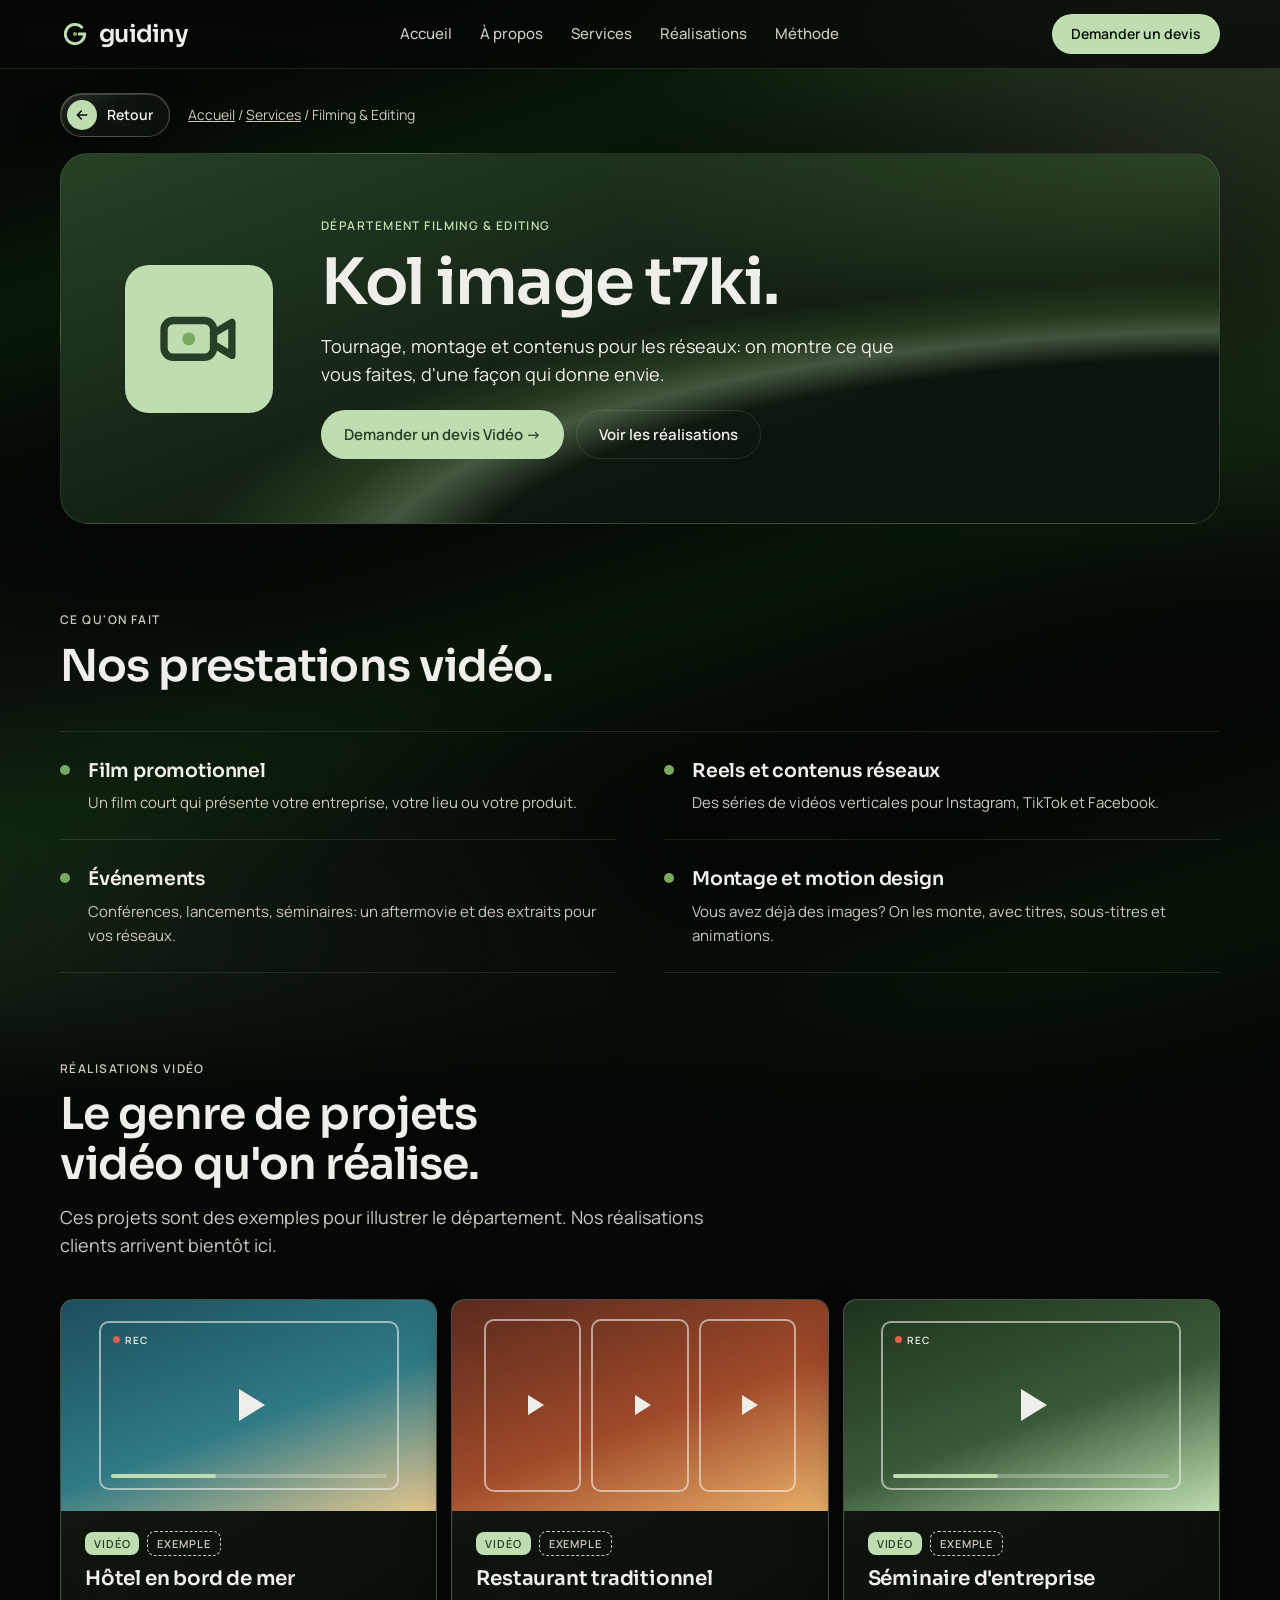
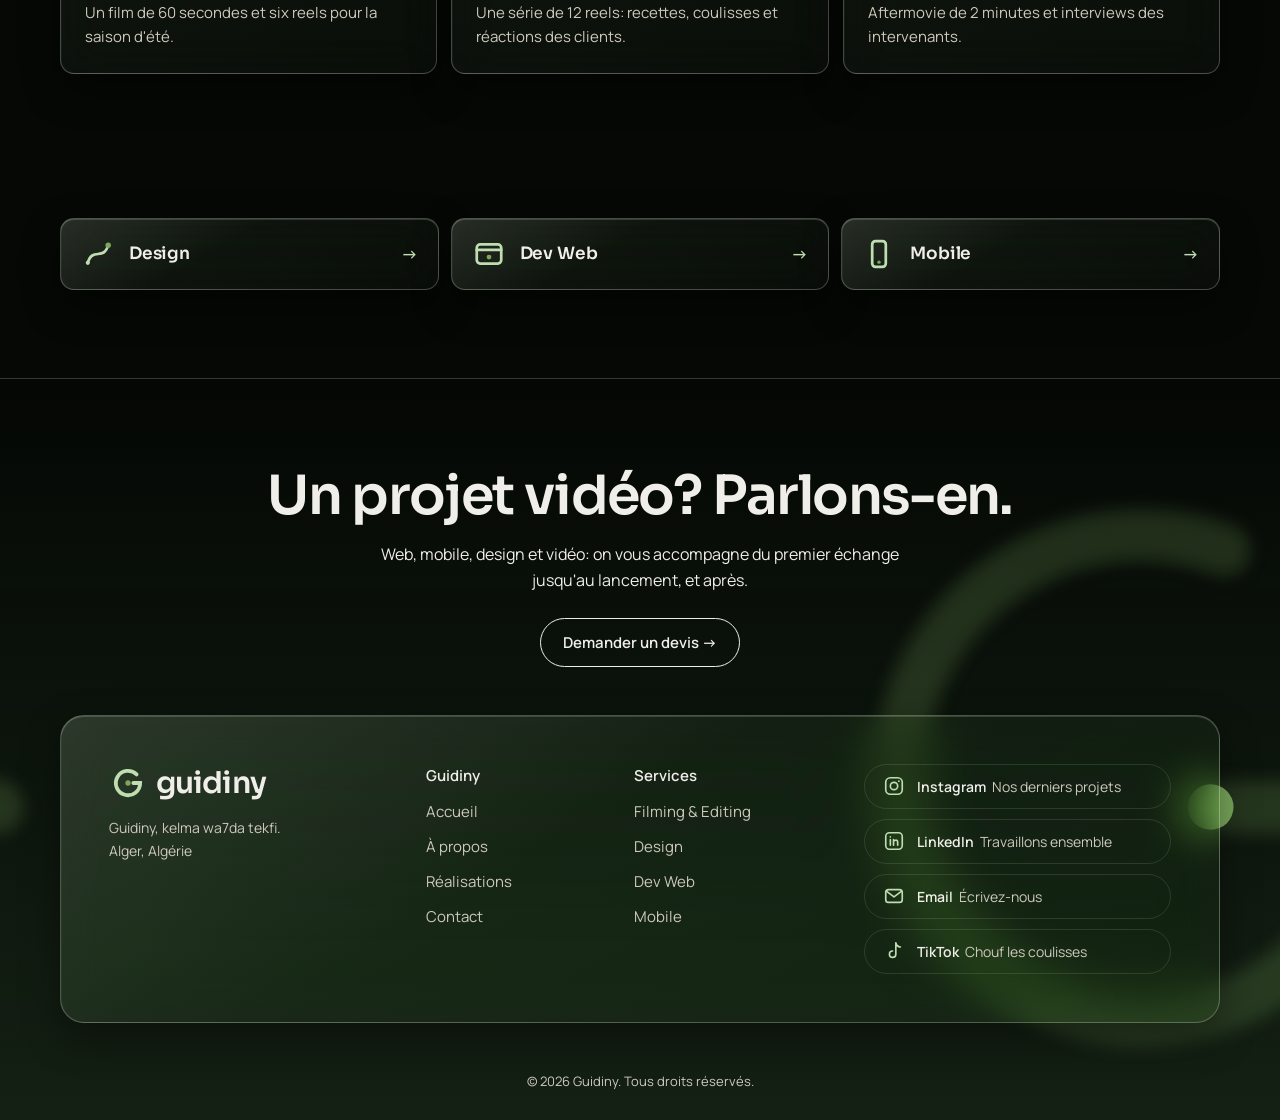
<file: video.html>
<!doctype html>
<html lang="fr">
<head>
<meta charset="utf-8">
<meta name="viewport" content="width=device-width, initial-scale=1, viewport-fit=cover">
<title>Filming &amp; Editing · Guidiny</title>
<meta name="description" content="Département Filming &amp; Editing de Guidiny, agence digitale à Alger: tournage, montage, reels.">
<link rel="icon" href="favicon.svg" type="image/svg+xml">
<link rel="preconnect" href="https://fonts.googleapis.com">
<link rel="preconnect" href="https://fonts.gstatic.com" crossorigin>
<link rel="stylesheet" href="https://fonts.googleapis.com/css2?family=Manrope:wght@400;500;600;700&family=Sora:wght@500;600&display=swap">
<link rel="stylesheet" href="styles.css">
</head>
<body>

<svg width="0" height="0" style="position:absolute" aria-hidden="true">
  <defs>
    <symbol id="mark" viewBox="0 0 100 100"><path class="mark-stroke" d="M72.6 27.4 A32 32 0 1 0 82 50 L64 50"/><circle class="mark-dot" cx="50" cy="50" r="7"/></symbol>
  </defs>
</svg>

<header class="nav full-bleed">
  <div class="wrap">
    <a class="logo" href="index.html" aria-label="Guidiny, accueil"><svg><use href="#mark"/></svg>guidiny</a>
    <ul>
      <li><a href="index.html">Accueil</a></li>
      <li><a href="index.html#a-propos">À propos</a></li>
      <li><a href="index.html#services">Services</a></li>
      <li><a href="index.html#realisations">Réalisations</a></li>
      <li><a href="index.html#methode">Méthode</a></li>
    </ul>
    <a class="btn btn-primary" href="devis.html">Demander un devis</a>
  </div>
</header>

<main>
  <div class="wrap">
    <div class="page-top"><a class="back" href="index.html#realisations" data-back><svg viewBox="0 0 24 24" aria-hidden="true"><path d="M19 12H6M11 6l-6 6 6 6"/></svg><span>Retour</span></a><nav class="crumbs" aria-label="Fil d'Ariane"><a href="index.html">Accueil</a> / <a href="index.html#services">Services</a> / Filming &amp; Editing</nav></div>
    <div class="dept-hero panel-brand">
      <div class="badge"><svg viewBox="0 0 100 100" aria-hidden="true"><rect class="i-s" x="12" y="30" width="54" height="40" rx="10"/><path class="i-s" d="M66 44 L86 32 V68 L66 56"/><circle class="i-d" cx="39" cy="50" r="7"/></svg></div>
      <div class="dept-hero-copy on-brand">
        <span class="label">Département Filming &amp; Editing</span>
        <h1>Kol image t7ki.</h1>
        <p>Tournage, montage et contenus pour les réseaux: on montre ce que vous faites, d'une façon qui donne envie.</p>
        <div class="hero-ctas">
          <a class="btn btn-primary" href="devis.html#devis-video">Demander un devis Vidéo →</a>
          <a class="btn btn-secondary" href="#realisations">Voir les réalisations</a>
        </div>
      </div>
    </div>
  </div>

  <section id="offres">
    <div class="wrap">
      <div class="sec-head">
        <span class="label">Ce qu'on fait</span>
        <h2>Nos prestations vidéo.</h2>
      </div>
      <div class="offers">
        <div class="offer"><h3>Film promotionnel</h3><p>Un film court qui présente votre entreprise, votre lieu ou votre produit.</p></div>
        <div class="offer"><h3>Reels et contenus réseaux</h3><p>Des séries de vidéos verticales pour Instagram, TikTok et Facebook.</p></div>
        <div class="offer"><h3>Événements</h3><p>Conférences, lancements, séminaires: un aftermovie et des extraits pour vos réseaux.</p></div>
        <div class="offer"><h3>Montage et motion design</h3><p>Vous avez déjà des images? On les monte, avec titres, sous-titres et animations.</p></div>
      </div>
    </div>
  </section>

  <section id="realisations">
    <div class="wrap">
      <div class="sec-head">
        <span class="label">Réalisations Vidéo</span>
        <h2>Le genre de projets vidéo qu'on réalise.</h2>
        <p class="lead">Ces projets sont des exemples pour illustrer le département. Nos réalisations clients arrivent bientôt ici.</p>
      </div>
      <div class="work work-3">
        <article class="case card-raised">
          <div class="case-visual mk mk-film" style="--a:#1E4E5C;--b:#2F7A86;--c:#E6C78F" aria-hidden="true"><div class="film"><span class="rec">REC</span><span class="tl"></span></div></div>
          <div class="case-body">
            <div class="case-meta"><span class="tag">Vidéo</span><span class="tag tag-ex">Exemple</span></div>
            <h3>Hôtel en bord de mer</h3>
            <p>Un film de 60 secondes et six reels pour la saison d'été.</p>
          </div>
        </article>
        <article class="case card-raised">
          <div class="case-visual mk mk-film" style="--a:#5A2A1E;--b:#A04A2A;--c:#E8B06A" aria-hidden="true"><div class="films"><div class="film"></div><div class="film"></div><div class="film"></div></div></div>
          <div class="case-body">
            <div class="case-meta"><span class="tag">Vidéo</span><span class="tag tag-ex">Exemple</span></div>
            <h3>Restaurant traditionnel</h3>
            <p>Une série de 12 reels: recettes, coulisses et réactions des clients.</p>
          </div>
        </article>
        <article class="case card-raised">
          <div class="case-visual mk mk-film" style="--a:#1E321E;--b:#395B39;--c:#BEDDB0" aria-hidden="true"><div class="film"><span class="rec">REC</span><span class="tl"></span></div></div>
          <div class="case-body">
            <div class="case-meta"><span class="tag">Vidéo</span><span class="tag tag-ex">Exemple</span></div>
            <h3>Séminaire d'entreprise</h3>
            <p>Aftermovie de 2 minutes et interviews des intervenants.</p>
          </div>
        </article>
      </div>
    </div>
  </section>

  <section>
    <div class="wrap">
      <div class="sec-head"><span class="label">Les autres départements</span></div>
      <div class="others">
        <a class="other card-raised" href="design.html"><svg viewBox="0 0 100 100" aria-hidden="true"><path class="i-s" d="M20 76 C34 28 66 72 80 24"/><circle class="i-k" cx="20" cy="76" r="6"/><circle class="i-d" cx="80" cy="24" r="8"/></svg>Design<span>→</span></a>
        <a class="other card-raised" href="web.html"><svg viewBox="0 0 100 100" aria-hidden="true"><rect class="i-s" x="14" y="22" width="72" height="56" rx="10"/><path class="i-s" d="M14 38 H86"/><circle class="i-d" cx="50" cy="59" r="7"/></svg>Dev Web<span>→</span></a>
        <a class="other card-raised" href="mobile.html"><svg viewBox="0 0 100 100" aria-hidden="true"><rect class="i-s" x="30" y="12" width="40" height="76" rx="10"/><circle class="i-d" cx="50" cy="74" r="5"/></svg>Mobile<span>→</span></a>
      </div>
    </div>
  </section>

</main>

<footer class="site-foot full-bleed">
  <svg class="foot-arcs" viewBox="0 0 1200 520" preserveAspectRatio="xMidYMid slice" aria-hidden="true">
    <path d="M1010 120 A170 170 0 1 0 1120 300 L1010 300"/>
    <path d="M-60 420 A150 150 0 0 1 150 300"/>
    <circle cx="1000" cy="300" r="16"/>
  </svg>
  <div class="wrap closing">
    <h2>Un projet vidéo? Parlons-en.</h2>
    <p>Web, mobile, design et vidéo: on vous accompagne du premier échange jusqu'au lancement, et après.</p>
    <a class="btn btn-ghost-light" href="devis.html#devis-video">Demander un devis →</a>
  </div>
  <div class="wrap">
    <div class="foot-card">
      <div class="foot-brand">
        <a class="logo" href="index.html"><svg><use href="#mark"/></svg>guidiny</a>
        <p>Guidiny, kelma wa7da tekfi.<br>Alger, Algérie</p>
      </div>
      <nav aria-label="Guidiny">
        <b>Guidiny</b>
        <a href="index.html">Accueil</a>
        <a href="index.html#a-propos">À propos</a>
        <a href="index.html#realisations">Réalisations</a>
        <a href="devis.html">Contact</a>
      </nav>
      <nav aria-label="Services">
        <b>Services</b>
        <a href="video.html">Filming &amp; Editing</a>
        <a href="design.html">Design</a>
        <a href="web.html">Dev Web</a>
        <a href="mobile.html">Mobile</a>
      </nav>
      <div class="socials">
        <a class="soc" href="https://www.instagram.com/youba.hmz/" target="_blank" rel="noopener"><svg viewBox="0 0 24 24" aria-hidden="true"><rect x="3" y="3" width="18" height="18" rx="5"/><circle cx="12" cy="12" r="4"/><circle cx="17.3" cy="6.7" r="1" class="g-f"/></svg><span><b>Instagram</b>Nos derniers projets</span></a>
        <a class="soc" href="https://www.linkedin.com/in/youba-hamza-9bba46397" target="_blank" rel="noopener"><svg viewBox="0 0 24 24" aria-hidden="true"><rect x="3" y="3" width="18" height="18" rx="4"/><path d="M8 10.5 V16.5 M8 7.5 V7.6 M11.5 16.5 V10.5 M11.5 13 C11.5 11 16 10 16 13 V16.5"/></svg><span><b>LinkedIn</b>Travaillons ensemble</span></a>
        <a class="soc" href="mailto:Youbah885@gmail.com"><svg viewBox="0 0 24 24" aria-hidden="true"><rect x="3" y="5" width="18" height="14" rx="3"/><path d="M4 7 L12 13 L20 7"/></svg><span><b>Email</b>Écrivez-nous</span></a>
        <a class="soc" href="https://www.tiktok.com/@youba.hmz" target="_blank" rel="noopener"><svg viewBox="0 0 24 24" aria-hidden="true"><path d="M14 3 V15.5 A3.5 3.5 0 1 1 10.5 12 M14 3 C14.5 5.8 16.6 7.5 19 7.6"/></svg><span><b>TikTok</b>Chouf les coulisses</span></a>
      </div>
    </div>
  </div>
  <p class="copy">© 2026 Guidiny. Tous droits réservés.</p>
</footer>
<script src="main.js" defer></script>
</body>
</html>
</file>
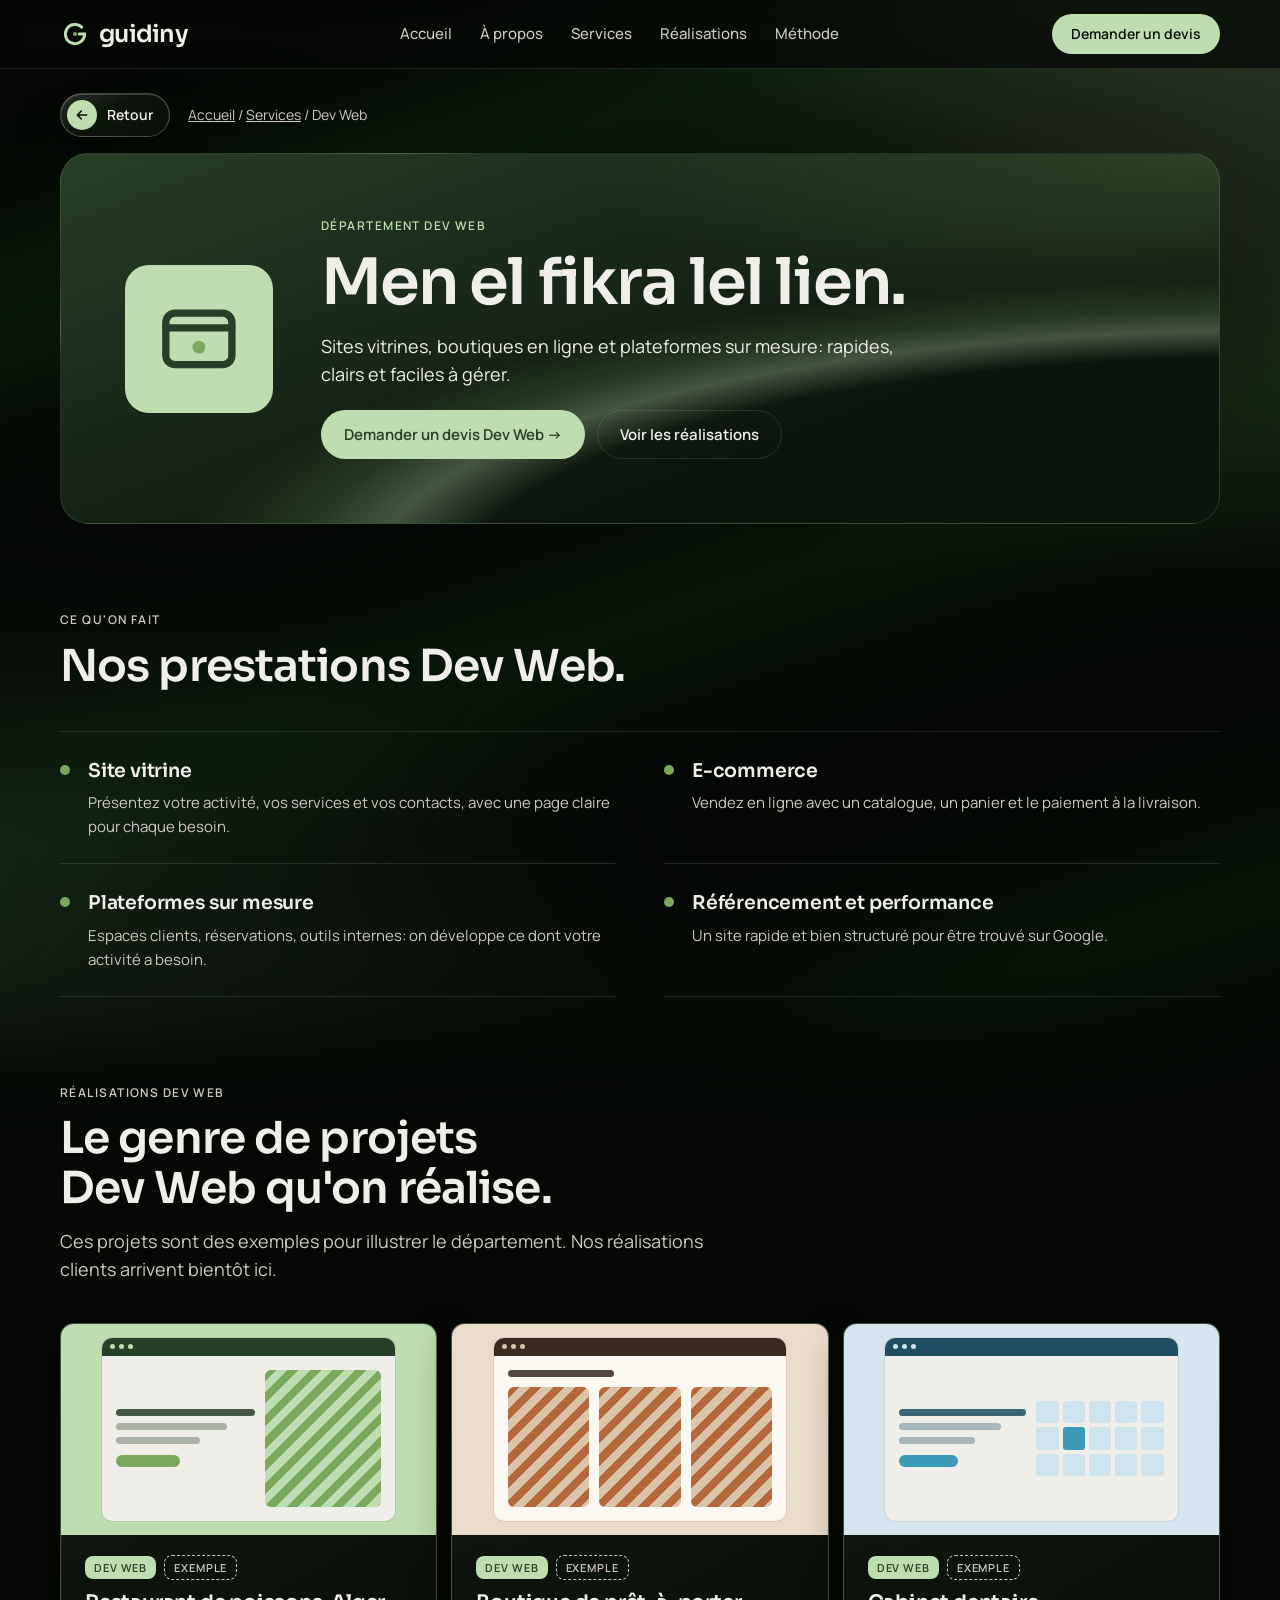
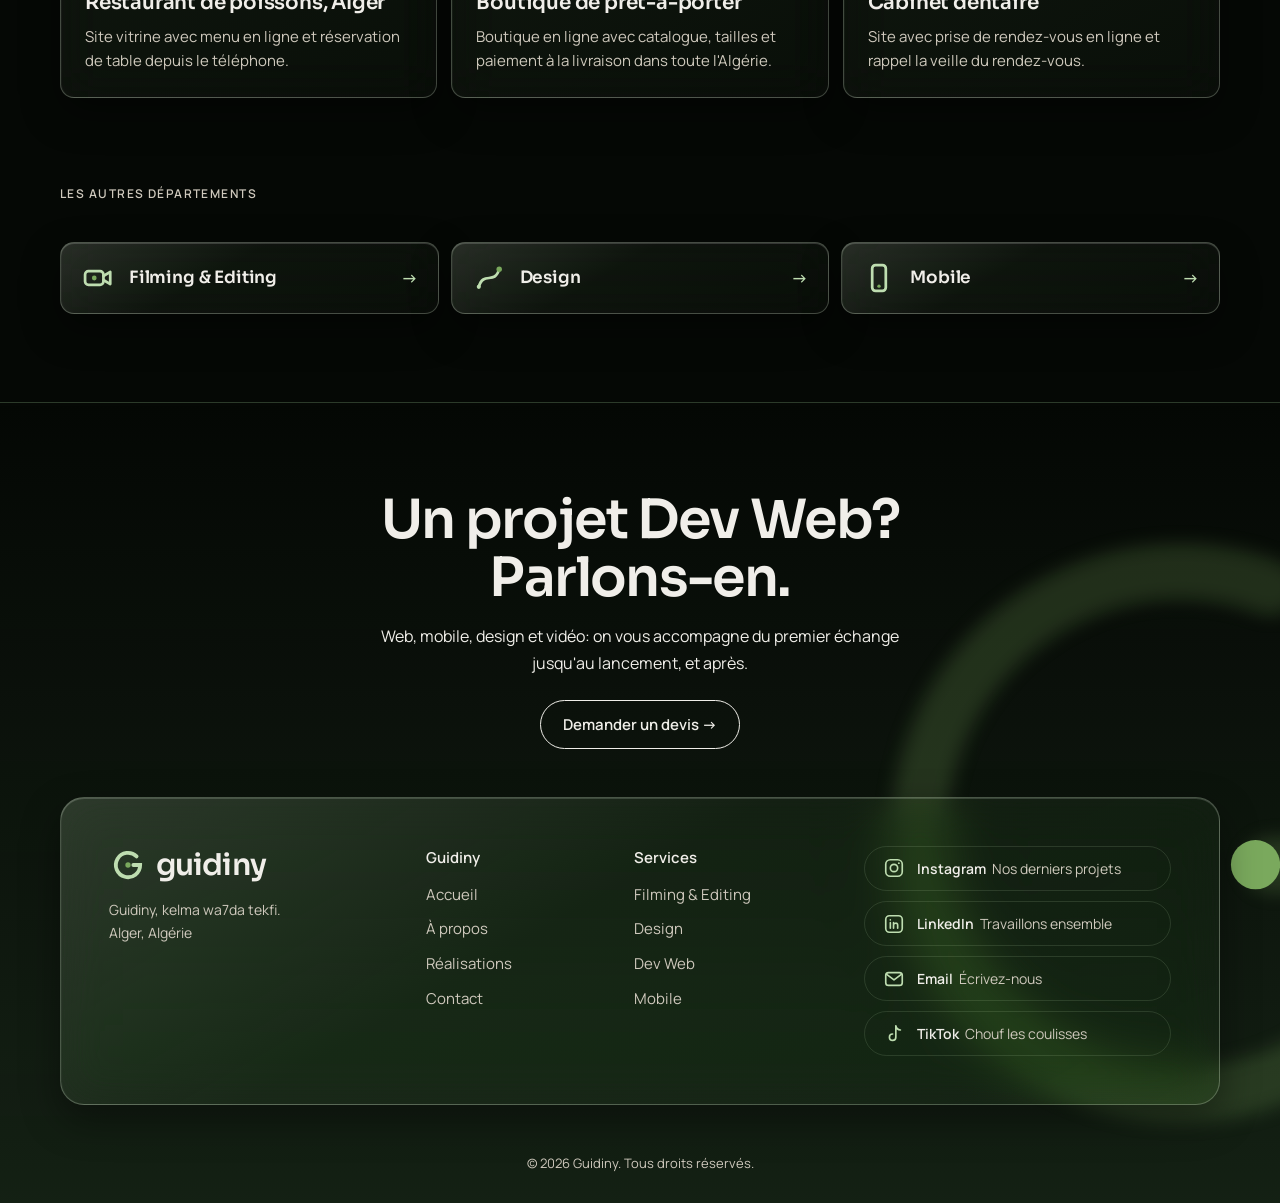
<file: web.html>
<!doctype html>
<html lang="fr">
<head>
<meta charset="utf-8">
<meta name="viewport" content="width=device-width, initial-scale=1, viewport-fit=cover">
<title>Dev Web · Guidiny</title>
<meta name="description" content="Département Dev Web de Guidiny, agence digitale à Alger: sites vitrines, e-commerce, plateformes.">
<link rel="icon" href="favicon.svg" type="image/svg+xml">
<link rel="preconnect" href="https://fonts.googleapis.com">
<link rel="preconnect" href="https://fonts.gstatic.com" crossorigin>
<link rel="stylesheet" href="https://fonts.googleapis.com/css2?family=Manrope:wght@400;500;600;700&family=Sora:wght@500;600&display=swap">
<link rel="stylesheet" href="styles.css">
</head>
<body>

<svg width="0" height="0" style="position:absolute" aria-hidden="true">
  <defs>
    <symbol id="mark" viewBox="0 0 100 100"><path class="mark-stroke" d="M72.6 27.4 A32 32 0 1 0 82 50 L64 50"/><circle class="mark-dot" cx="50" cy="50" r="7"/></symbol>
  </defs>
</svg>

<header class="nav full-bleed">
  <div class="wrap">
    <a class="logo" href="index.html" aria-label="Guidiny, accueil"><svg><use href="#mark"/></svg>guidiny</a>
    <ul>
      <li><a href="index.html">Accueil</a></li>
      <li><a href="index.html#a-propos">À propos</a></li>
      <li><a href="index.html#services">Services</a></li>
      <li><a href="index.html#realisations">Réalisations</a></li>
      <li><a href="index.html#methode">Méthode</a></li>
    </ul>
    <a class="btn btn-primary" href="devis.html">Demander un devis</a>
  </div>
</header>

<main>
  <div class="wrap">
    <div class="page-top"><a class="back" href="index.html#realisations" data-back><svg viewBox="0 0 24 24" aria-hidden="true"><path d="M19 12H6M11 6l-6 6 6 6"/></svg><span>Retour</span></a><nav class="crumbs" aria-label="Fil d'Ariane"><a href="index.html">Accueil</a> / <a href="index.html#services">Services</a> / Dev Web</nav></div>
    <div class="dept-hero panel-brand">
      <div class="badge"><svg viewBox="0 0 100 100" aria-hidden="true"><rect class="i-s" x="14" y="22" width="72" height="56" rx="10"/><path class="i-s" d="M14 38 H86"/><circle class="i-d" cx="50" cy="59" r="7"/></svg></div>
      <div class="dept-hero-copy on-brand">
        <span class="label">Département Dev Web</span>
        <h1>Men el fikra lel lien.</h1>
        <p>Sites vitrines, boutiques en ligne et plateformes sur mesure: rapides, clairs et faciles à gérer.</p>
        <div class="hero-ctas">
          <a class="btn btn-primary" href="devis.html#devis-web">Demander un devis Dev Web →</a>
          <a class="btn btn-secondary" href="#realisations">Voir les réalisations</a>
        </div>
      </div>
    </div>
  </div>

  <section id="offres">
    <div class="wrap">
      <div class="sec-head">
        <span class="label">Ce qu'on fait</span>
        <h2>Nos prestations Dev Web.</h2>
      </div>
      <div class="offers">
        <div class="offer"><h3>Site vitrine</h3><p>Présentez votre activité, vos services et vos contacts, avec une page claire pour chaque besoin.</p></div>
        <div class="offer"><h3>E-commerce</h3><p>Vendez en ligne avec un catalogue, un panier et le paiement à la livraison.</p></div>
        <div class="offer"><h3>Plateformes sur mesure</h3><p>Espaces clients, réservations, outils internes: on développe ce dont votre activité a besoin.</p></div>
        <div class="offer"><h3>Référencement et performance</h3><p>Un site rapide et bien structuré pour être trouvé sur Google.</p></div>
      </div>
    </div>
  </section>

  <section id="realisations">
    <div class="wrap">
      <div class="sec-head">
        <span class="label">Réalisations Dev Web</span>
        <h2>Le genre de projets Dev Web qu'on réalise.</h2>
        <p class="lead">Ces projets sont des exemples pour illustrer le département. Nos réalisations clients arrivent bientôt ici.</p>
      </div>
      <div class="work work-3">
        <article class="case card-raised">
          <div class="case-visual mk" aria-hidden="true"><div class="browser"><div class="bar"><i></i><i></i><i></i></div><div class="pg "><div class="mk-copy"><div class="ln"></div><div class="ln m"></div><div class="ln s"></div><div class="btn-mk"></div></div><div class="ph"></div></div></div></div>
          <div class="case-body">
            <div class="case-meta"><span class="tag">Dev Web</span><span class="tag tag-ex">Exemple</span></div>
            <h3>Restaurant de poissons, Alger</h3>
            <p>Site vitrine avec menu en ligne et réservation de table depuis le téléphone.</p>
          </div>
        </article>
        <article class="case card-raised">
          <div class="case-visual mk" style="--bg:#E9DCCB;--a:#3B2A20;--b:#D9C4A8;--c:#B5683C;--d:#FBF7F1" aria-hidden="true"><div class="browser"><div class="bar"><i></i><i></i><i></i></div><div class="pg shop"><div class="ln"></div><div class="ph"></div><div class="ph"></div><div class="ph"></div></div></div></div>
          <div class="case-body">
            <div class="case-meta"><span class="tag">Dev Web</span><span class="tag tag-ex">Exemple</span></div>
            <h3>Boutique de prêt-à-porter</h3>
            <p>Boutique en ligne avec catalogue, tailles et paiement à la livraison dans toute l'Algérie.</p>
          </div>
        </article>
        <article class="case card-raised">
          <div class="case-visual mk" style="--bg:#D6E6EE;--a:#1F4E63;--b:#CFE3EC;--c:#3A9AB8;--d:#F0EEE9" aria-hidden="true"><div class="browser"><div class="bar"><i></i><i></i><i></i></div><div class="pg book"><div class="mk-copy"><div class="ln"></div><div class="ln m"></div><div class="ln s"></div><div class="btn-mk"></div></div><div class="cal"><i></i><i></i><i></i><i></i><i></i><i></i><i></i><i></i><i></i><i></i><i></i><i></i><i></i><i></i><i></i></div></div></div></div>
          <div class="case-body">
            <div class="case-meta"><span class="tag">Dev Web</span><span class="tag tag-ex">Exemple</span></div>
            <h3>Cabinet dentaire</h3>
            <p>Site avec prise de rendez-vous en ligne et rappel la veille du rendez-vous.</p>
          </div>
        </article>
      </div>
    </div>
  </section>

  <section>
    <div class="wrap">
      <div class="sec-head"><span class="label">Les autres départements</span></div>
      <div class="others">
        <a class="other card-raised" href="video.html"><svg viewBox="0 0 100 100" aria-hidden="true"><rect class="i-s" x="12" y="30" width="54" height="40" rx="10"/><path class="i-s" d="M66 44 L86 32 V68 L66 56"/><circle class="i-d" cx="39" cy="50" r="7"/></svg>Filming &amp; Editing<span>→</span></a>
        <a class="other card-raised" href="design.html"><svg viewBox="0 0 100 100" aria-hidden="true"><path class="i-s" d="M20 76 C34 28 66 72 80 24"/><circle class="i-k" cx="20" cy="76" r="6"/><circle class="i-d" cx="80" cy="24" r="8"/></svg>Design<span>→</span></a>
        <a class="other card-raised" href="mobile.html"><svg viewBox="0 0 100 100" aria-hidden="true"><rect class="i-s" x="30" y="12" width="40" height="76" rx="10"/><circle class="i-d" cx="50" cy="74" r="5"/></svg>Mobile<span>→</span></a>
      </div>
    </div>
  </section>

</main>

<footer class="site-foot full-bleed">
  <svg class="foot-arcs" viewBox="0 0 1200 520" preserveAspectRatio="xMidYMid slice" aria-hidden="true">
    <path d="M1010 120 A170 170 0 1 0 1120 300 L1010 300"/>
    <path d="M-60 420 A150 150 0 0 1 150 300"/>
    <circle cx="1000" cy="300" r="16"/>
  </svg>
  <div class="wrap closing">
    <h2>Un projet Dev&nbsp;Web? Parlons-en.</h2>
    <p>Web, mobile, design et vidéo: on vous accompagne du premier échange jusqu'au lancement, et après.</p>
    <a class="btn btn-ghost-light" href="devis.html#devis-web">Demander un devis →</a>
  </div>
  <div class="wrap">
    <div class="foot-card">
      <div class="foot-brand">
        <a class="logo" href="index.html"><svg><use href="#mark"/></svg>guidiny</a>
        <p>Guidiny, kelma wa7da tekfi.<br>Alger, Algérie</p>
      </div>
      <nav aria-label="Guidiny">
        <b>Guidiny</b>
        <a href="index.html">Accueil</a>
        <a href="index.html#a-propos">À propos</a>
        <a href="index.html#realisations">Réalisations</a>
        <a href="devis.html">Contact</a>
      </nav>
      <nav aria-label="Services">
        <b>Services</b>
        <a href="video.html">Filming &amp; Editing</a>
        <a href="design.html">Design</a>
        <a href="web.html">Dev Web</a>
        <a href="mobile.html">Mobile</a>
      </nav>
      <div class="socials">
        <a class="soc" href="https://www.instagram.com/youba.hmz/" target="_blank" rel="noopener"><svg viewBox="0 0 24 24" aria-hidden="true"><rect x="3" y="3" width="18" height="18" rx="5"/><circle cx="12" cy="12" r="4"/><circle cx="17.3" cy="6.7" r="1" class="g-f"/></svg><span><b>Instagram</b>Nos derniers projets</span></a>
        <a class="soc" href="https://www.linkedin.com/in/youba-hamza-9bba46397" target="_blank" rel="noopener"><svg viewBox="0 0 24 24" aria-hidden="true"><rect x="3" y="3" width="18" height="18" rx="4"/><path d="M8 10.5 V16.5 M8 7.5 V7.6 M11.5 16.5 V10.5 M11.5 13 C11.5 11 16 10 16 13 V16.5"/></svg><span><b>LinkedIn</b>Travaillons ensemble</span></a>
        <a class="soc" href="mailto:Youbah885@gmail.com"><svg viewBox="0 0 24 24" aria-hidden="true"><rect x="3" y="5" width="18" height="14" rx="3"/><path d="M4 7 L12 13 L20 7"/></svg><span><b>Email</b>Écrivez-nous</span></a>
        <a class="soc" href="https://www.tiktok.com/@youba.hmz" target="_blank" rel="noopener"><svg viewBox="0 0 24 24" aria-hidden="true"><path d="M14 3 V15.5 A3.5 3.5 0 1 1 10.5 12 M14 3 C14.5 5.8 16.6 7.5 19 7.6"/></svg><span><b>TikTok</b>Chouf les coulisses</span></a>
      </div>
    </div>
  </div>
  <p class="copy">© 2026 Guidiny. Tous droits réservés.</p>
</footer>
<script src="main.js" defer></script>
</body>
</html>
</file>
<file: styles.css>
/* =====================================================================
   Guidiny · styles partagés par toutes les pages
   Couleur principale: #273F27 (forest). Les valeurs suivent
   brand/system/project/tokens.json.

   1. Tokens          5. Accueil: hero, à propos, services
   2. Base            6. Réalisations et maquettes
   3. Mise en page    7. Pages départements
   4. Composants      8. Méthode
                      9. Devis: formulaire et FAQ
                     10. Navigation et footer
                     11. Animations
   ===================================================================== */

/* 1. Tokens ----------------------------------------------------------- */
/* Un seul thème pour tous: noir-vert profond, éclairé par des halos verts (direction validée le 2026-10-20). */
:root {
  --forest: #273F27; --deep: #395B39; --leaf: #7AA95D; --sage: #BEDDB0; --cream: #F0EEE9; --ink: #141A14;
  --night: #050805;
  --surface: #070B07; --surface-raised: #0E170E; --surface-brand: #0C150C;
  --glass: rgba(190, 221, 176, .045); --glass-strong: rgba(190, 221, 176, .08);
  --glass-fill: linear-gradient(150deg, rgba(220, 240, 210, .17), rgba(190, 221, 176, .06) 42%, rgba(190, 221, 176, .03));
  --glass-fill-hover: linear-gradient(150deg, rgba(220, 240, 210, .24), rgba(190, 221, 176, .10) 42%, rgba(190, 221, 176, .05));
  --glass-edge: rgba(230, 245, 222, .26);
  --glass-shadow: inset 0 1px 0 rgba(255, 255, 255, .16), inset 1px 0 0 rgba(255, 255, 255, .04), 0 15px 38px rgba(0, 0, 0, .40);
  --glass-blur: blur(23px) saturate(160%);
  --text: #F0EEE9; --text-muted: #CFC9BD; --text-brand: #BEDDB0; --line: rgba(190, 221, 176, .14);
  --accent: #BEDDB0; --accent-hover: #D6EBCB; --on-accent: #0A120A; --highlight: #7AA95D; --danger: #E07A5F;
  --glow: #1F7A1F;
  --font-display: "Sora", "Manrope", system-ui, sans-serif;
  --font-body: "Manrope", system-ui, sans-serif;
  --gutter: 20px;
  --section: clamp(56px, 7vw, 88px);
  --gap: 14px;
  --radius-sm: 8px; --radius-md: 14px; --radius-lg: 24px; --radius-xl: 28px; --radius-pill: 999px;
  color-scheme: dark;
}

/* 2. Base ------------------------------------------------------------- */
* { box-sizing: border-box }
[hidden] { display: none !important }
html { scroll-behavior: smooth }
body { margin: 0; background: var(--night); color: var(--text); font: 400 16px/1.65 var(--font-body); padding-inline: var(--gutter); position: relative; isolation: isolate }
body::before { content: ""; position: fixed; inset: -15%; z-index: -1; pointer-events: none; filter: blur(48px);
  background:
    radial-gradient(60% 40% at 88% 4%, rgba(190, 221, 176, .20), transparent 70%),
    radial-gradient(70% 50% at 100% 30%, rgba(122, 169, 93, .22), transparent 70%),
    linear-gradient(162deg, transparent 22%, rgba(31, 122, 31, .20) 30%, transparent 38%, transparent 52%, rgba(31, 122, 31, .16) 60%, transparent 68%, transparent 80%, rgba(31, 122, 31, .14) 88%, transparent 95%),
    radial-gradient(80% 60% at 0% 100%, rgba(39, 63, 39, .55), transparent 70%) }
h1, h2, h3, p { margin: 0 }
h1, h2, h3 { font-family: var(--font-display); font-weight: 600; text-wrap: balance; color: var(--text) }
a { color: inherit }
:focus-visible { outline: 2px solid var(--highlight); outline-offset: 3px; border-radius: 4px }
@media (prefers-reduced-motion: reduce) {
  html { scroll-behavior: auto }
  *, *::before, *::after { animation: none !important; transition: none !important }
}

/* 3. Mise en page ------------------------------------------------------ */
.wrap { max-width: 1160px; margin-inline: auto }
.full-bleed { margin-inline: calc(-1 * var(--gutter)); padding-inline: var(--gutter) }
/* Une seule règle d'espacement: chaque section a la même marge, sans doubler entre deux sections. */
section { padding-block: var(--section); scroll-margin-top: 80px }
section:not(.band) + section:not(.band) { padding-top: 0 }
.band { background: var(--glass); border-block: 1px solid var(--line) }
.sec-head { display: grid; gap: 14px; margin-bottom: 40px; max-width: 720px }
.sec-head h2, .about-copy h2 { font-size: clamp(30px, 4.4vw, 44px); line-height: 1.12; letter-spacing: -.02em }
.label { font: 600 12px/1.3 var(--font-body); letter-spacing: .12em; text-transform: uppercase; color: var(--text-muted) }
.lead { font-size: 18px; line-height: 28px; color: var(--text-muted); max-width: 60ch }
/* Haut de page intérieure: bouton retour + fil d'Ariane */
.page-top { display: flex; align-items: center; flex-wrap: wrap; gap: 10px 18px; padding-top: 24px }
main > .wrap:has(> .page-top:only-child) + section { padding-top: 20px }
.crumbs { font-size: 14px; color: var(--text-muted) }
.crumbs a { color: var(--text-muted) }
.crumbs a:hover { color: var(--text) }
.back { display: inline-flex; align-items: center; gap: 10px; padding: 6px 16px 6px 6px; border-radius: var(--radius-pill); text-decoration: none; color: var(--text); font: 600 14px/1 var(--font-body);
  background: var(--glass-fill); border: 1px solid var(--glass-edge); box-shadow: var(--glass-shadow); -webkit-backdrop-filter: var(--glass-blur); backdrop-filter: var(--glass-blur); transition: background .2s, border-color .2s }
.back svg { width: 30px; height: 30px; padding: 7px; border-radius: 50%; background: var(--accent); fill: none; stroke: var(--on-accent); stroke-width: 2.4; stroke-linecap: round; stroke-linejoin: round; transition: transform .25s }
.back:hover { background: var(--glass-fill-hover); border-color: var(--accent) }
.back:hover svg { transform: translateX(-3px) }

/* 4. Composants -------------------------------------------------------- */
/* Boutons */
.btn { display: inline-flex; align-items: center; gap: 8px; font: 600 15px/1 var(--font-body); padding: 16px 22px; border-radius: var(--radius-pill); border: 1.5px solid transparent; text-decoration: none; cursor: pointer; transition: background .2s, border-color .2s, color .2s }
.btn-primary { background: var(--accent); color: var(--on-accent) }
.btn-primary:hover { background: var(--accent-hover) }
.btn-secondary { background: transparent; color: var(--text); border-color: var(--line) }
.btn-secondary:hover { border-color: var(--text-muted) }
.on-brand .btn-primary { background: var(--sage); color: var(--forest) }
.on-brand .btn-primary:hover { background: var(--cream) }
.on-brand .btn-secondary { color: var(--cream); border-color: var(--line) }
.on-brand .btn-secondary:hover { border-color: var(--sage) }
.btn-ghost-light { color: var(--cream); border-color: var(--cream); background: transparent }
.btn-ghost-light:hover { background: var(--sage); border-color: var(--sage); color: var(--on-accent) }
.btn-back { background: none; border: 0; padding: 12px 4px; font: 600 15px var(--font-body); color: var(--text-muted); cursor: pointer }
.btn-back:hover { color: var(--text) }

/* Panneau vert (hero, page département, devis) */
.panel-brand { position: relative; isolation: isolate; overflow: hidden; color: var(--cream); border-radius: var(--radius-xl); padding: clamp(28px, 5vw, 64px); border: 1px solid var(--line);
  background:
    radial-gradient(140% 120% at 105% 115%, transparent 50%, rgba(190, 221, 176, .30) 56%, rgba(122, 169, 93, .18) 61%, transparent 68%),
    radial-gradient(90% 90% at 100% 0%, rgba(122, 169, 93, .25), transparent 60%),
    linear-gradient(160deg, var(--forest), var(--surface-brand) 70%) }
.panel-brand .label { color: var(--sage) }
.panel-brand h1, .panel-brand h2 { color: var(--cream) }
.panel-brand p { color: var(--cream) }
/* Le formulaire blanc posé sur un panneau vert garde les couleurs normales. */
.panel-brand form p { color: var(--text-muted); opacity: 1 }
.on-brand form .btn-primary { background: var(--accent); color: var(--on-accent) }
.on-brand form .btn-primary:hover { background: var(--accent-hover) }

/* Carte: fond relevé, bordure fine */
.card-raised { border-radius: var(--radius-md); min-width: 0 }
/* Verre: toutes les cartes du site partagent ce rendu. */
.card-raised, .foot-card, form, .pick span {
  background: var(--glass-fill); border: 1px solid var(--glass-edge); box-shadow: var(--glass-shadow);
  -webkit-backdrop-filter: var(--glass-blur); backdrop-filter: var(--glass-blur) }
a.card-raised:hover, .pick input:hover + span { background: var(--glass-fill-hover) }

/* Logo et icônes */
.logo { display: inline-flex; align-items: center; gap: 9px; text-decoration: none; font: 600 24px/1 var(--font-display); letter-spacing: -.03em; color: var(--text) }
.logo svg { width: 30px; height: 30px; flex: none }
.mark-stroke { fill: none; stroke: var(--text-brand); stroke-width: 10; stroke-linecap: round }
.mark-dot { fill: var(--highlight) }
.i-s { fill: none; stroke: var(--text-brand); stroke-width: 8; stroke-linecap: round; stroke-linejoin: round }
.i-d { fill: var(--highlight) }
.i-k { fill: var(--text-brand) }

/* Étiquettes */
.tag { font: 600 11px/1 var(--font-body); letter-spacing: .08em; text-transform: uppercase; padding: 6px 9px; border-radius: var(--radius-sm); background: var(--sage); color: var(--forest) }
.tag-ex { background: transparent; border: 1px dashed var(--text-muted); color: var(--text-muted) }
.chip { font-size: 13px; font-weight: 600; padding: 7px 12px; border-radius: var(--radius-pill); background: rgba(190, 221, 176, .08); color: var(--text-brand); border: 1px solid var(--line) }

/* 5. Accueil ----------------------------------------------------------- */
/* Hero */
.hero { padding-block: 40px 0 }
.hero-panel { display: grid; grid-template-columns: minmax(0, 1.05fr) minmax(0, 1fr); gap: 24px; align-items: center; overflow: hidden }
.hero-copy { display: grid; gap: 22px; align-content: center }
.hero-copy h1 { font-size: clamp(40px, 6.2vw, 72px); line-height: 1.02; letter-spacing: -.035em }
.hero-copy h1 em { font-style: normal; color: var(--sage) }
.hero-copy p { font-size: 18px; line-height: 28px; max-width: 46ch }
.hero-ctas { display: flex; flex-wrap: wrap; gap: 12px; padding-top: 6px }
.hero-map { width: 100%; max-width: 520px; justify-self: center }
.hero-map svg { width: 100%; height: auto; display: block; overflow: visible }
.route { fill: none; stroke: var(--cream); stroke-width: 14; stroke-linecap: round; stroke-dasharray: 100; animation: draw 2.2s cubic-bezier(.55,0,.25,1) .2s both }
.route-ghost { fill: none; stroke: var(--deep); stroke-width: 14; stroke-linecap: round }
.stop { animation: pop .5s cubic-bezier(.3,1.5,.5,1) both; transform-box: fill-box; transform-origin: center }
.stop circle { fill: var(--sage) }
.stop .ic { fill: none; stroke: var(--forest); stroke-width: 9; stroke-linecap: round; stroke-linejoin: round }
.stop .icd { fill: var(--forest) }
.stop-label { font: 600 15px var(--font-display); fill: var(--cream); letter-spacing: -.01em }
.goal { fill: var(--leaf); animation: pop .5s cubic-bezier(.3,1.5,.5,1) 2.25s both; transform-box: fill-box; transform-origin: center }
.goal-label { font: 500 13px var(--font-body); fill: var(--sage); animation: fade .6s ease-out 2.5s both }
@keyframes draw { from { stroke-dashoffset: 100 } to { stroke-dashoffset: 0 } }
@keyframes pop { from { transform: scale(0) } to { transform: scale(1) } }
@keyframes fade { from { opacity: 0 } to { opacity: 1 } }
@media (max-width: 900px) {
  .hero-panel { grid-template-columns: 1fr }
  .hero-map { max-width: 400px }
  .stop-label { font-size: 22px }
  .goal-label { font-size: 18px }
}
.trust { display: flex; flex-wrap: wrap; gap: 10px 28px; padding-top: 22px; color: var(--text-muted); font-size: 14px }
.trust span { display: inline-flex; align-items: center; gap: 8px }
.trust span::before { content: ""; width: 7px; height: 7px; border-radius: 50%; background: var(--highlight) }

/* À propos */
.about { display: grid; grid-template-columns: minmax(0, 1.1fr) minmax(0, 1fr); gap: clamp(28px, 5vw, 72px); align-items: center }
.about-copy { display: grid; gap: 18px }
.values { display: grid; grid-template-columns: repeat(2, minmax(0, 1fr)); gap: 12px }
.value { padding: 22px; display: grid; gap: 6px; align-content: start }
.value h3 { font-size: 20px; letter-spacing: -.01em; display: flex; align-items: center; gap: 10px }
.value h3::before { content: ""; width: 10px; height: 10px; border-radius: 50%; background: var(--highlight) }
.value p { color: var(--text-muted); font-size: 15px; line-height: 23px }
@media (max-width: 860px) { .about { grid-template-columns: 1fr } }
@media (max-width: 420px) { .values { grid-template-columns: 1fr } }

/* Services: grandes cartes cliquables qui ouvrent le devis */
.svc-grid { display: grid; grid-template-columns: repeat(2, minmax(0, 1fr)); gap: var(--gap) }
.svc-big { display: flex; flex-direction: column; gap: 14px; padding: clamp(24px, 3.5vw, 40px); border-width: 1.5px; border-radius: var(--radius-lg); text-decoration: none; color: var(--text); transition: border-color .2s, transform .2s }
.svc-big:hover { border-color: var(--text-brand); transform: translateY(-3px) }
.svc-top { display: flex; justify-content: space-between; align-items: start }
.svc-top svg { width: 68px; height: 68px }
.svc-arrow { width: 48px; height: 48px; border-radius: 50%; display: grid; place-items: center; font-size: 20px; border: 1.5px solid var(--line); color: var(--text-brand); transition: background .2s, color .2s, border-color .2s }
.svc-big:hover .svc-arrow { background: var(--accent); border-color: var(--accent); color: var(--on-accent) }
.svc-big h3 { font-size: clamp(24px, 3vw, 30px); line-height: 1.15; letter-spacing: -.02em }
.svc-big p { color: var(--text-muted); line-height: 26px; max-width: 42ch }
.svc-big ul { list-style: none; margin: 0; padding: 0; display: flex; flex-wrap: wrap; gap: 8px }
.svc-go { margin-top: auto; padding-top: 8px; font-weight: 600; font-size: 15px; color: var(--text-brand) }
@media (max-width: 760px) { .svc-grid { grid-template-columns: 1fr } }

/* 6. Réalisations et maquettes ------------------------------------------- */
.depts, .work { display: grid; grid-template-columns: repeat(2, minmax(0, 1fr)); gap: var(--gap) }
.work-3 { grid-template-columns: repeat(3, minmax(0, 1fr)) }
.case, .dept-tile { overflow: hidden; display: grid; grid-template-rows: auto 1fr }
.case-visual { aspect-ratio: 16 / 9; display: grid; place-items: center; overflow: hidden }
.case-body { padding: 20px 24px 24px; display: grid; gap: 6px; align-content: start }
.case-meta { display: flex; flex-wrap: wrap; gap: 8px; align-items: center }
.case h3 { font-size: 20px; letter-spacing: -.01em }
.case p { color: var(--text-muted); font-size: 15px; line-height: 24px }
.dept-tile { text-decoration: none; color: inherit; transition: border-color .2s, transform .2s }
.dept-tile:hover { border-color: var(--text-brand); transform: translateY(-2px) }
.dept-tile .case-visual { aspect-ratio: 16 / 8 }
.dept-tile-body { padding: 20px 24px 22px; display: flex; gap: 16px; align-items: center }
.dept-tile-body svg { width: 44px; height: 44px; flex: none }
.dept-tile-body div { display: grid; gap: 2px; min-width: 0 }
.dept-tile h3 { font-size: 21px; letter-spacing: -.01em }
.dept-tile p { color: var(--text-muted); font-size: 14px }
.dept-tile .go { margin-left: auto; flex: none; font-weight: 600; font-size: 14px; color: var(--text-brand); white-space: nowrap }
@media (max-width: 980px) { .work-3 { grid-template-columns: repeat(2, minmax(0, 1fr)) } }
@media (max-width: 760px) { .depts, .work, .work-3 { grid-template-columns: 1fr } .dept-tile .go { display: none } }

/* Maquettes dessinées en CSS. Couleurs par projet: --a principale, --b douce, --c accent, --d papier, --bg fond. */
.mk { --a: var(--forest); --b: var(--sage); --c: var(--leaf); --d: var(--cream); --bg: var(--sage); background: var(--bg) }
.mk-copy { display: grid; gap: 7px; align-content: center }
.browser { width: 78%; aspect-ratio: 16 / 10; background: var(--d); border-radius: 10px; box-shadow: 0 0 0 1px rgba(20,26,20,.08); overflow: hidden; display: grid; grid-template-rows: 18px 1fr }
.browser .bar { background: var(--a); display: flex; gap: 4px; align-items: center; padding-left: 8px }
.browser .bar i { width: 5px; height: 5px; border-radius: 50%; background: var(--b) }
.browser .pg { display: grid; grid-template-columns: 1.2fr 1fr; gap: 10px; padding: 14px; min-height: 0 }
.browser .pg.shop { grid-template-columns: repeat(3, 1fr); grid-template-rows: auto 1fr }
.browser .pg.shop .ln { grid-column: 1 / -1; width: 40% }
.browser .pg.shop .ph { min-height: 40px }
.browser .pg.book { grid-template-columns: 1fr 1fr }
.cal { display: grid; grid-template-columns: repeat(5, 1fr); gap: 4px; align-content: center }
.cal i { aspect-ratio: 1; border-radius: 3px; background: var(--b) }
.cal i:nth-child(7) { background: var(--c) }
.ln { height: 7px; border-radius: 4px; background: var(--a); opacity: .85 }
.ln.s { width: 60%; opacity: .35 }
.ln.m { width: 80%; opacity: .35 }
.btn-mk { height: 12px; width: 46%; border-radius: 999px; background: var(--c); margin-top: 4px }
.ph { border-radius: 6px; background: repeating-linear-gradient(135deg, var(--c) 0 8px, var(--b) 8px 16px) }
.phones { display: flex; gap: 14px; align-items: end }
.phone { width: 74px; aspect-ratio: 9 / 18; border-radius: 14px; background: var(--d); border: 4px solid var(--ink); padding: 8px 6px; display: grid; gap: 6px; align-content: start }
.phone:nth-child(2) { width: 90px }
.phone .card { height: 22px; border-radius: 5px; background: var(--b) }
.phone .card.big { height: 40px }
.phone .card.acc { background: var(--c) }
.phone .cta { height: 14px; border-radius: 999px; background: var(--a); margin-top: 4px }
.brandboard { display: grid; grid-template-columns: 1fr 1fr; gap: 10px; width: 74% }
.bb { border-radius: 10px; aspect-ratio: 1; display: grid; place-items: center; font: 600 22px var(--font-display); letter-spacing: -.02em; text-align: center; padding: 6px }
.bb1 { background: var(--a); color: var(--d) }
.bb2 { background: var(--d); color: var(--a); font-size: 17px; box-shadow: inset 0 0 0 1px rgba(20,26,20,.1) }
.bb3 { grid-column: span 2; aspect-ratio: auto; height: 34px; background: linear-gradient(90deg, var(--a) 0 25%, var(--c) 25% 50%, var(--b) 50% 75%, var(--d) 75%) }
.mk-film { background: linear-gradient(160deg, var(--a), var(--b) 55%, var(--c)) }
.films { display: flex; gap: 10px; align-items: center; height: 82% }
.film { width: 80%; aspect-ratio: 16 / 9; border-radius: 10px; border: 2px solid rgba(240,238,233,.6); display: grid; place-items: center; position: relative }
.films .film { width: auto; height: 100%; aspect-ratio: 9 / 16 }
.film::before { content: ""; border-left: 26px solid var(--cream); border-block: 16px solid transparent; margin-left: 6px }
.films .film::before { border-left-width: 16px; border-block-width: 10px }
.film .tl { position: absolute; inset: auto 10px 10px; height: 4px; border-radius: 4px; background: rgba(240,238,233,.3) }
.film .tl::after { content: ""; position: absolute; inset: 0 auto 0 0; width: 38%; border-radius: 4px; background: var(--sage) }
.film .rec { position: absolute; top: 10px; left: 12px; font: 600 10px var(--font-body); color: var(--cream); letter-spacing: .1em; display: flex; gap: 5px; align-items: center }
.film .rec::before { content: ""; width: 7px; height: 7px; border-radius: 50%; background: #E0604A }

/* 7. Pages départements -------------------------------------------------- */
.dept-hero { margin-top: 16px; display: grid; grid-template-columns: auto minmax(0, 1fr); gap: clamp(20px, 4vw, 48px); align-items: center }
.dept-hero .badge { width: clamp(88px, 14vw, 148px); aspect-ratio: 1; border-radius: var(--radius-lg); background: var(--sage); display: grid; place-items: center }
.dept-hero .badge svg { width: 62%; height: 62% }
.dept-hero .badge .i-s { stroke: var(--forest) }
.dept-hero .badge .i-k { fill: var(--forest) }
.dept-hero .badge .i-d { fill: var(--leaf) }
.dept-hero-copy { display: grid; gap: 16px; align-content: center }
.dept-hero h1 { font-size: clamp(38px, 6vw, 64px); line-height: 1.04; letter-spacing: -.03em }
.dept-hero p { font-size: 18px; line-height: 28px; max-width: 54ch }
.offers { display: grid; grid-template-columns: repeat(2, minmax(0, 1fr)); gap: 0 48px; border-top: 1px solid var(--line) }
.offer { padding: 24px 0; border-bottom: 1px solid var(--line); display: grid; grid-template-columns: 14px 1fr; gap: 4px 14px; align-content: start }
.offer::before { content: ""; width: 10px; height: 10px; border-radius: 50%; background: var(--highlight); margin-top: 9px; grid-row: span 2 }
.offer h3 { font-size: 19px; letter-spacing: -.01em }
.offer p { color: var(--text-muted); font-size: 15px; line-height: 24px }
.others { display: grid; grid-template-columns: repeat(3, minmax(0, 1fr)); gap: 12px }
.other { display: flex; gap: 14px; align-items: center; padding: 18px 20px; text-decoration: none; color: var(--text); font: 600 17px var(--font-display); letter-spacing: -.01em; transition: border-color .2s }
.other:hover { border-color: var(--text-brand) }
.other svg { width: 34px; height: 34px; flex: none }
.other span { margin-left: auto; color: var(--text-brand) }
@media (max-width: 760px) { .offers, .others { grid-template-columns: 1fr } }
@media (max-width: 640px) { .dept-hero { grid-template-columns: 1fr } }

/* 8. Méthode ------------------------------------------------------------- */
.steps { list-style: none; margin: 0; padding: 0; display: grid; grid-template-columns: repeat(4, minmax(0, 1fr)); position: relative }
.steps::before { content: ""; position: absolute; left: 22px; right: 22px; top: 21px; height: 4px; border-radius: 4px; background: var(--line) }
.step { position: relative; display: grid; gap: 10px; padding-right: 24px; align-content: start }
.step .n { width: 46px; height: 46px; border-radius: 50%; display: grid; place-items: center; font: 600 16px var(--font-display); background: var(--surface-raised); border: 4px solid var(--line); color: var(--text-brand); position: relative; font-variant-numeric: tabular-nums }
.step:last-child .n { background: var(--highlight); border-color: var(--highlight); color: var(--ink) }
.step h3 { font-size: 20px; letter-spacing: -.01em; padding-top: 6px }
.step .dz { font-size: 14px; font-weight: 600; color: var(--text-brand) }
.step p { color: var(--text-muted); font-size: 15px; line-height: 24px }
@media (max-width: 860px) {
  .steps { grid-template-columns: 1fr; gap: 28px }
  .steps::before { left: 21px; right: auto; top: 22px; bottom: 22px; width: 4px; height: auto }
  .step { grid-template-columns: 46px 1fr; column-gap: 18px; padding-right: 0 }
  .step .n { grid-row: span 3 }
  .step h3 { padding-top: 8px }
}

/* 9. Devis: formulaire et FAQ -------------------------------------------- */
.contact-panel { display: grid; grid-template-columns: minmax(0, .85fr) minmax(0, 1.15fr); gap: clamp(28px, 5vw, 64px) }
.contact-copy { display: grid; gap: 18px; align-content: start }
.contact-copy h1 { font-size: clamp(32px, 4.4vw, 48px); line-height: 1.08; letter-spacing: -.025em }
.contact-copy ul { list-style: none; margin: 8px 0 0; padding: 0; display: grid; gap: 12px }
.contact-copy li { display: flex; gap: 12px; align-items: baseline }
.contact-copy li::before { content: ""; flex: none; width: 8px; height: 8px; border-radius: 50%; background: var(--sage); transform: translateY(-1px) }
form { color: var(--text); border-radius: var(--radius-lg); padding: clamp(20px, 3.5vw, 36px); display: grid; gap: 18px; min-width: 0 }
fieldset { border: 0; margin: 0; padding: 0; min-width: 0 }
.row2 { display: grid; grid-template-columns: 1fr 1fr; gap: 14px }
.field { display: grid; gap: 7px; min-width: 0 }
.field > label { font-size: 14px; font-weight: 600 }
.opt { font-weight: 400; color: var(--text-muted) }
input[type="text"], input[type="tel"], input[type="email"], select, textarea { width: 100%; font: 400 16px/1.4 var(--font-body); color: var(--text); background: rgba(0, 0, 0, .28); border: 1.5px solid var(--line); border-radius: var(--radius-sm); padding: 12px 14px }
input:hover, select:hover, textarea:hover { border-color: var(--text-muted) }
textarea { min-height: 116px; resize: vertical }
select option { background: var(--surface-raised); color: var(--text) }
.err { font-size: 13px; color: var(--danger) }
.err:empty { display: none }
.field.invalid input, .field.invalid textarea { border-color: var(--danger) }
.note { color: var(--text-muted); font-size: 13px }
.status { border-radius: var(--radius-sm); padding: 14px 16px; font-size: 15px; background: var(--sage); color: var(--forest) }
.status.warn { background: transparent; border: 1.5px dashed var(--text-muted); color: var(--text) }
/* Étapes */
.progress { display: grid; gap: 10px }
.progress-top { display: flex; justify-content: space-between; gap: 12px; font-size: 13px; color: var(--text-muted); font-variant-numeric: tabular-nums }
.progress-top b { color: var(--text); font-weight: 600 }
.bars { display: grid; grid-template-columns: repeat(3, 1fr); gap: 6px }
.bars i { height: 4px; border-radius: 4px; background: var(--line); transition: background .3s }
.bars i.on { background: var(--highlight) }
.step-pane { display: grid; gap: 18px }
.step-pane > legend { float: left; width: 100%; padding: 0 }
.step-title { font: 600 22px/1.25 var(--font-display); letter-spacing: -.01em; color: var(--text); outline: none }
.step-hint { font-size: 14px; color: var(--text-muted); margin-top: -10px }
.step-nav { display: flex; flex-wrap: wrap; gap: 12px; align-items: center; justify-content: space-between; padding-top: 4px }
.picks { display: grid; grid-template-columns: repeat(2, minmax(0, 1fr)); gap: 10px }
.pick { position: relative; min-width: 0 }
.pick-wide { grid-column: 1 / -1 }
.pick input { position: absolute; inset: 0; width: 100%; height: 100%; margin: 0; opacity: 0; cursor: pointer }
.pick span { display: grid; grid-template-columns: 36px 1fr; column-gap: 12px; align-items: center; padding: 14px 40px 14px 14px; min-height: 76px; border-radius: var(--radius-md); position: relative; transition: border-color .15s, background .15s }
.pick span::after { content: ""; position: absolute; top: 12px; right: 12px; width: 16px; height: 16px; border-radius: 50%; border: 1.5px solid var(--line) }
.pick svg { width: 36px; height: 36px; grid-row: span 2 }
.pick b { font: 600 15px/1.3 var(--font-display); color: var(--text) }
.pick small { font-size: 12.5px; line-height: 1.35; color: var(--text-muted) }
.pick-wide span { grid-template-columns: 1fr; min-height: 0 }
.pick input:focus-visible + span { outline: 2px solid var(--highlight); outline-offset: 2px }
.pick input:checked + span { border-color: var(--accent); background: var(--glass-fill-hover); box-shadow: inset 0 0 0 1px var(--accent), var(--glass-shadow) }
.pick input:checked + span::after { background: var(--highlight); border-color: var(--highlight) }
.done { display: grid; gap: 14px; justify-items: start; padding-block: 12px }
.done svg { width: 56px; height: 56px }
.done p { color: var(--text-muted) }
@media (max-width: 900px) { .contact-panel { grid-template-columns: 1fr } }
@media (max-width: 520px) { .row2, .picks { grid-template-columns: 1fr } }
/* FAQ */
.faq { display: grid; grid-template-columns: minmax(0, .8fr) minmax(0, 1.2fr); gap: clamp(24px, 5vw, 64px); align-items: start }
.faq .sec-head { margin-bottom: 0 }
.faq-list details { border-bottom: 1px solid var(--line) }
.faq-list details:first-child { border-top: 1px solid var(--line) }
.faq-list summary { list-style: none; cursor: pointer; padding: 20px 0; display: flex; justify-content: space-between; gap: 16px; font: 600 18px/1.35 var(--font-display); letter-spacing: -.01em; color: var(--text) }
.faq-list summary::-webkit-details-marker { display: none }
.faq-list summary::after { content: "+"; flex: none; font: 500 24px/1 var(--font-body); color: var(--text-brand); transition: transform .2s }
.faq-list details[open] summary::after { transform: rotate(45deg) }
.faq-list details p { padding-bottom: 20px; color: var(--text-muted); max-width: 62ch }
@media (max-width: 860px) { .faq { grid-template-columns: 1fr } }

/* 10. Navigation et footer ----------------------------------------------- */
.nav { position: sticky; top: env(safe-area-inset-top, 0px); z-index: 10; background: rgba(5, 8, 5, .72); backdrop-filter: blur(14px); border-bottom: 1px solid var(--line); padding-block: 14px }
.nav .wrap { display: flex; align-items: center; justify-content: space-between; gap: 20px }
.nav ul { display: flex; gap: 28px; list-style: none; margin: 0; padding: 0; font-weight: 500; font-size: 15px }
.nav ul a { text-decoration: none; color: var(--text-muted) }
.nav ul a:hover { color: var(--text) }
.nav ul a[aria-current="page"] { color: var(--text); text-decoration: underline; text-decoration-color: var(--highlight); text-decoration-thickness: 2px; text-underline-offset: 8px }
.nav .btn { padding: 12px 18px; font-size: 14px }
@media (max-width: 1040px) { .nav ul { display: none } }

/* Footer: bande verte, appel à l'action, carte blanche, copyright */
.site-foot { position: relative; overflow: hidden; padding-block: 88px 28px; background: linear-gradient(180deg, transparent, rgba(39, 63, 39, .45)); border-top: 1px solid var(--line); color: var(--cream); display: grid; gap: 48px }
.foot-arcs { position: absolute; inset: 0; width: 100%; height: 100%; pointer-events: none }
.foot-arcs path { fill: none; stroke: rgba(122, 169, 93, .22); stroke-width: 36; stroke-linecap: round; filter: blur(6px) }
.site-foot:not(:has(.closing)) .foot-arcs { display: none }
.foot-arcs circle { fill: var(--leaf) }
.site-foot > :not(.foot-arcs) { position: relative }
.site-foot > .wrap { width: 100% }
.closing { display: grid; justify-items: center; text-align: center; gap: 16px; max-width: 760px }
.closing h2 { color: var(--cream); font-size: clamp(32px, 5vw, 54px); line-height: 1.08; letter-spacing: -.03em }
.closing p { color: var(--cream); max-width: 52ch }
.closing .btn { margin-top: 8px }
.foot-card { color: var(--text); border-radius: var(--radius-lg); padding: clamp(24px, 4vw, 48px); display: grid; grid-template-columns: minmax(0, 1.3fr) minmax(0, .8fr) minmax(0, .9fr) minmax(0, 1.4fr); gap: 32px; align-items: start }
.foot-brand { display: grid; gap: 14px }
.foot-brand .logo { font-size: 30px }
.foot-brand .logo svg { width: 38px; height: 38px }
.foot-brand p { color: var(--text-muted); font-size: 14px }
.foot-card nav { display: grid; gap: 10px; font-size: 15px; align-content: start }
.foot-card nav b { font-weight: 600; color: var(--text); margin-bottom: 2px }
.foot-card nav a { text-decoration: none; color: var(--text-muted) }
.foot-card nav a:hover { color: var(--text-brand) }
.socials { display: grid; gap: 10px }
.soc { display: flex; align-items: center; gap: 12px; padding: 10px 18px; border: 1.5px solid var(--line); border-radius: var(--radius-pill); text-decoration: none; color: var(--text-muted); font-size: 14px; transition: border-color .2s }
a.soc:hover { border-color: var(--text-brand) }
.soc svg { width: 22px; height: 22px; flex: none; fill: none; stroke: var(--text-brand); stroke-width: 1.8; stroke-linecap: round; stroke-linejoin: round }
.soc .g-f { fill: var(--text-brand); stroke: none }
.soc span { display: flex; gap: 6px; flex-wrap: wrap; min-width: 0 }
.soc b { font-weight: 600; color: var(--text) }
.copy { text-align: center; color: var(--text-muted); font-size: 13px }
@media (max-width: 980px) { .foot-card { grid-template-columns: 1fr 1fr } }
/* Téléphone: marque en haut, deux colonnes de liens côte à côte, réseaux en une ligne d'icônes. */
@media (max-width: 520px) {
  .site-foot { padding-block: 64px 24px; gap: 36px }
  .foot-card { grid-template-columns: 1fr 1fr; gap: 28px 16px; padding: 24px }
  .foot-brand, .socials { grid-column: 1 / -1 }
  .foot-brand { gap: 10px }
  .foot-brand .logo { font-size: 26px }
  .foot-brand .logo svg { width: 32px; height: 32px }
  .foot-card nav { gap: 8px; font-size: 14px }
  .socials { display: flex; gap: 10px; padding-top: 20px; border-top: 1px solid var(--line) }
  .soc { width: 48px; height: 48px; padding: 0; justify-content: center; flex: none }
  .soc span { position: absolute; width: 1px; height: 1px; overflow: hidden; clip: rect(0 0 0 0); white-space: nowrap }
}

/* 11. Animations ---------------------------------------------------------- */
/* Toutes s'arrêtent si le visiteur demande de réduire les animations (règle en section 2). */

/* Les halos du fond dérivent très lentement. */
body::before { animation: drift 30s ease-in-out infinite alternate; will-change: transform }
@keyframes drift { to { transform: translate3d(-3%, 2%, 0) rotate(2deg) } }

/* Apparition au défilement: classes posées par main.js, seulement sous la ligne de flottaison. */
.reveal { opacity: 0; transform: translateY(22px) }
.reveal.in { opacity: 1; transform: none; transition: opacity .55s ease, transform .55s cubic-bezier(.2, .7, .2, 1) }

/* Boutons: léger soulèvement. */
.btn { transition: background .2s, border-color .2s, color .2s, transform .2s }
.btn:hover { transform: translateY(-2px) }

/* Cartes cliquables: un reflet traverse le verre au survol. */
a.card-raised { position: relative; overflow: hidden }
a.card-raised::after { content: ""; position: absolute; inset: 0; pointer-events: none; background: linear-gradient(115deg, transparent 30%, rgba(255, 255, 255, .10) 46%, transparent 62%); transform: translateX(-120%); transition: transform .9s ease }
a.card-raised:hover::after { transform: translateX(120%) }
.svc-arrow { transition: background .2s, color .2s, border-color .2s, transform .3s }
.svc-big:hover .svc-arrow { transform: rotate(-45deg) }

/* Hero: le point « Votre objectif » respire une fois le chemin tracé. */
.goal { animation: pop .5s cubic-bezier(.3, 1.5, .5, 1) 2.25s both, breathe 3.2s ease-in-out 3s infinite }
@keyframes breathe { 50% { filter: drop-shadow(0 0 10px rgba(190, 221, 176, .85)) } }
</file>
